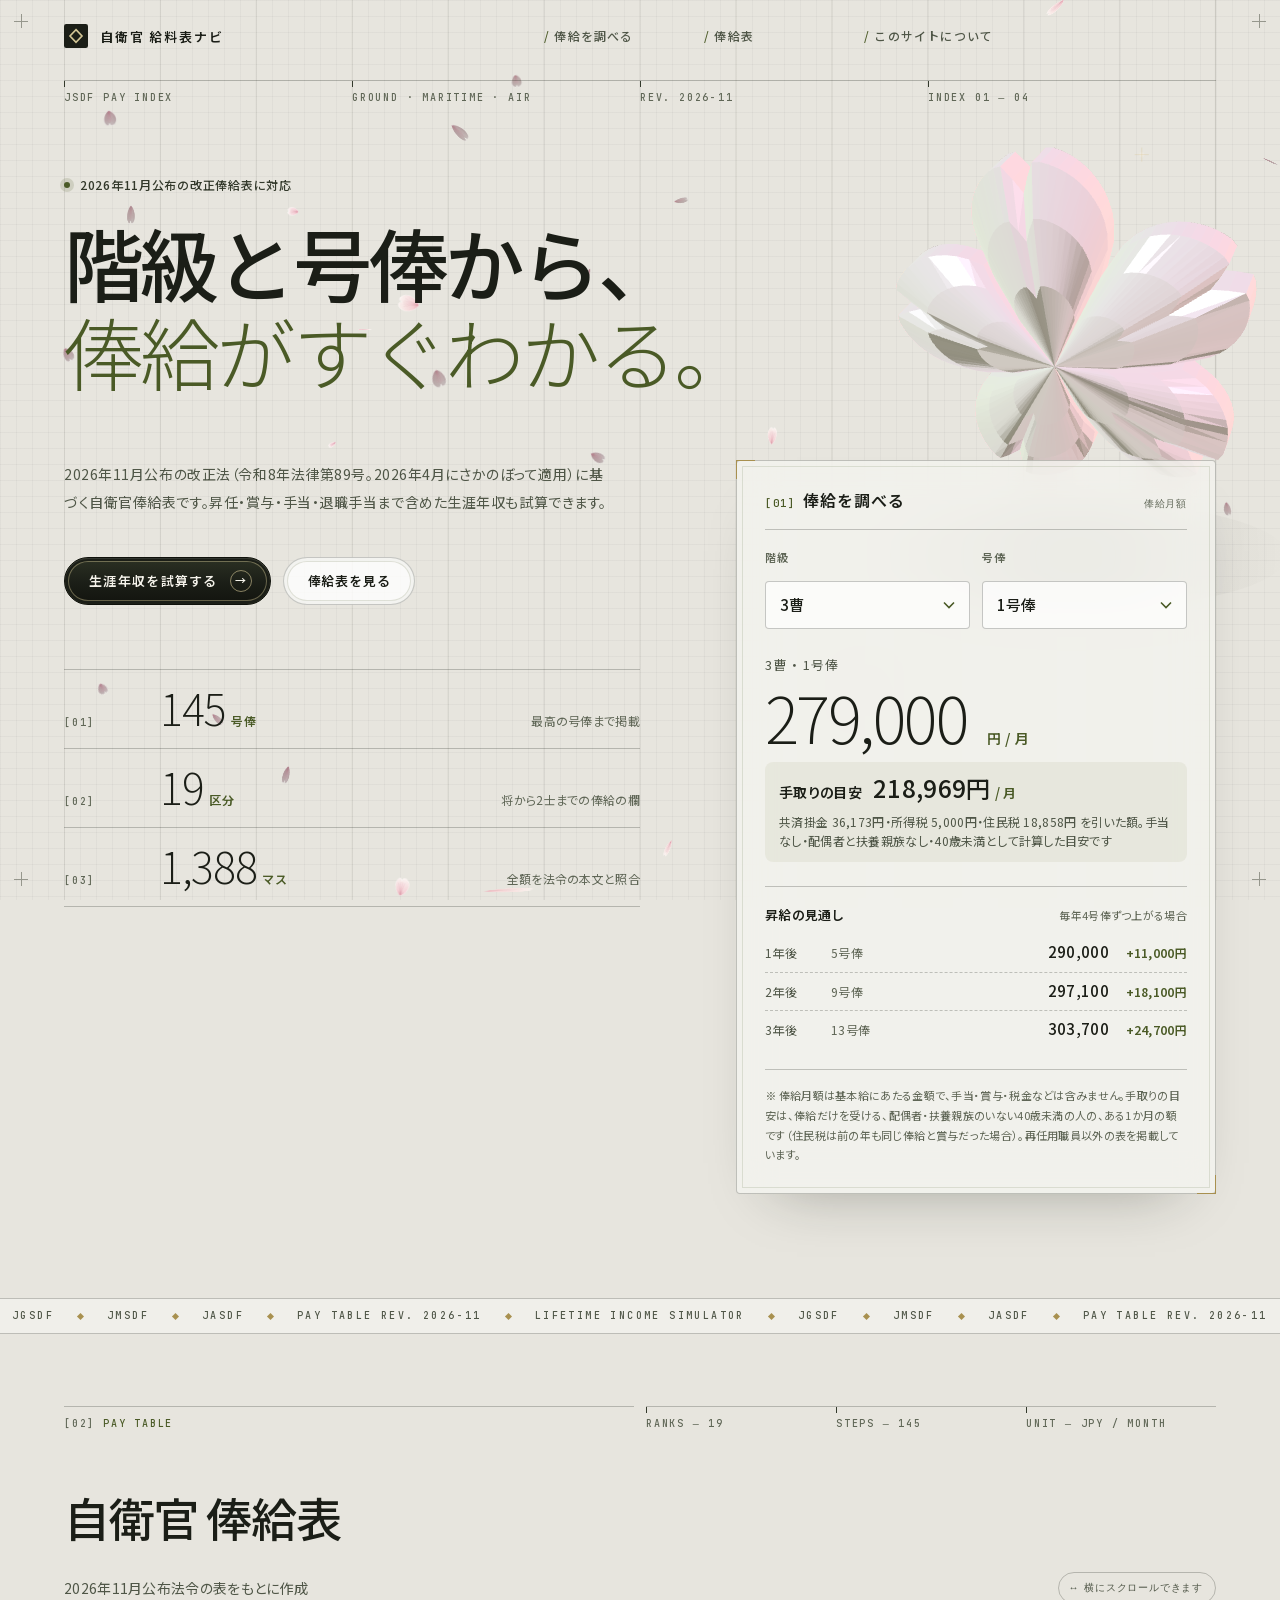
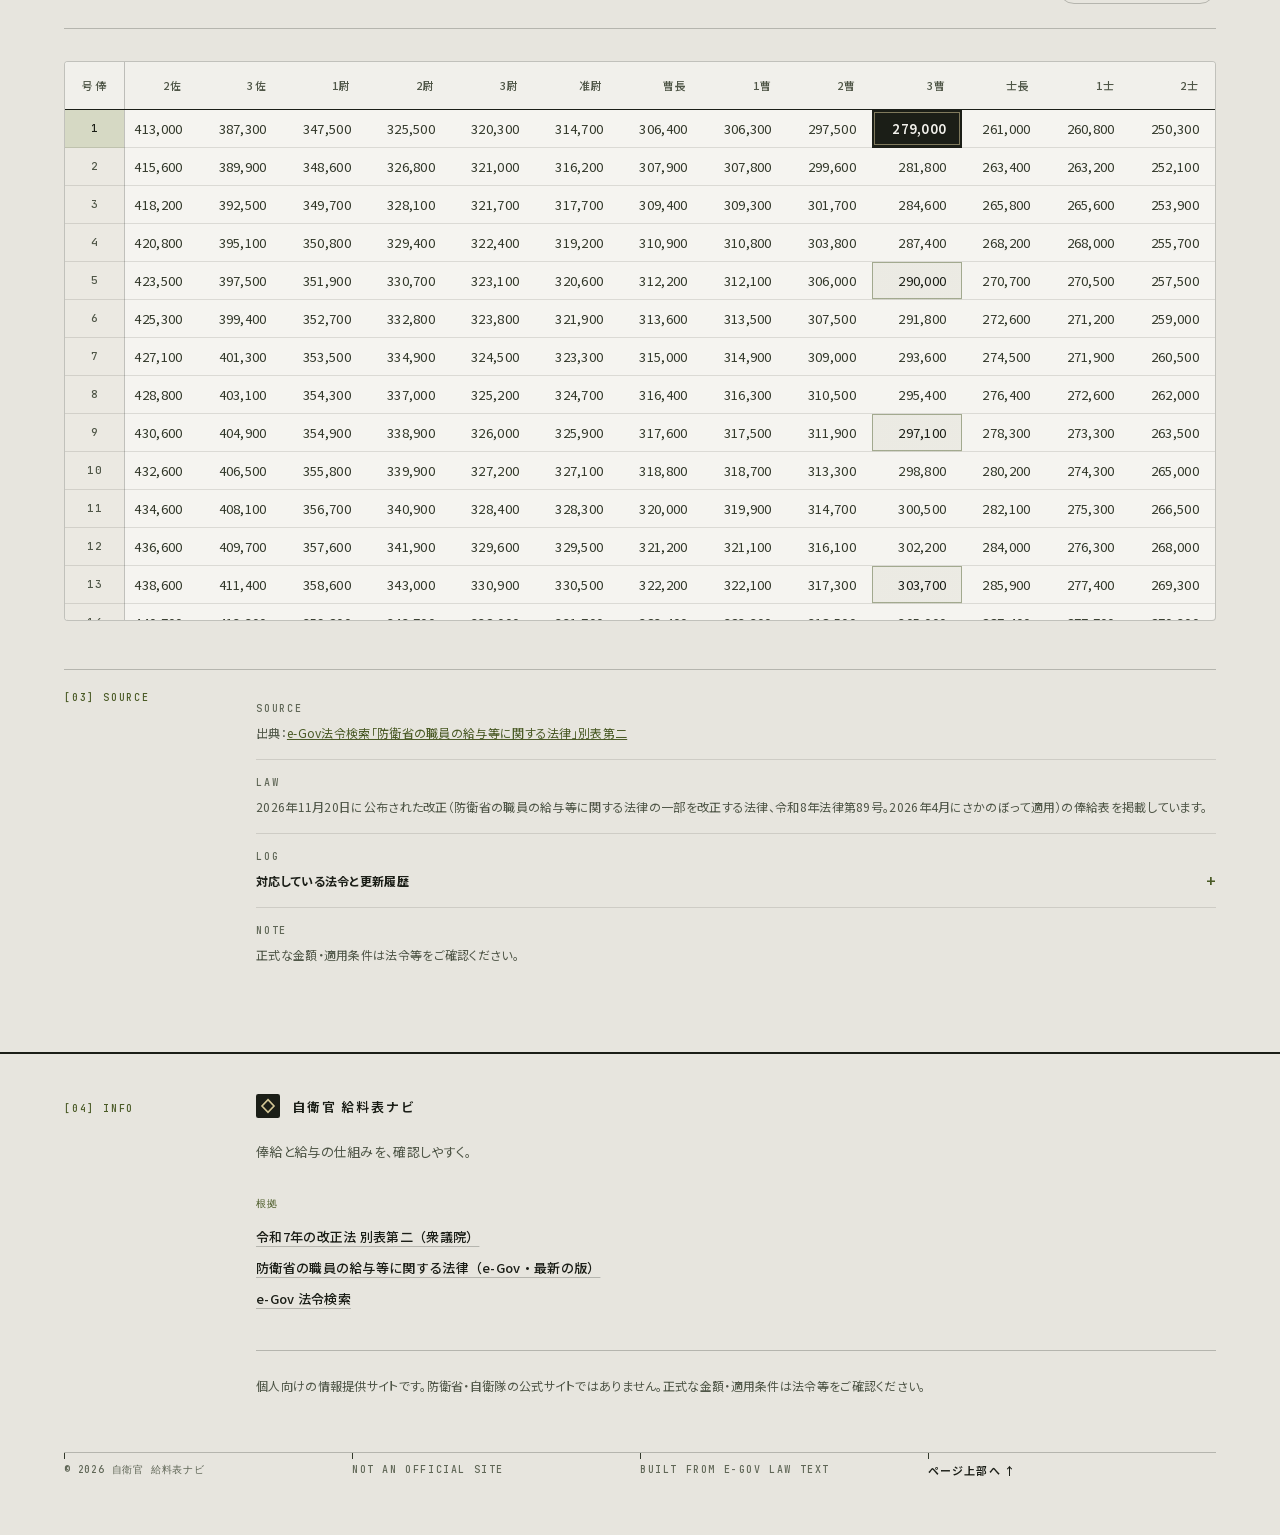
<file: index.html>
<!doctype html>
<html lang="ja">
  <head>
    <meta charset="utf-8" />
    <meta name="viewport" content="width=device-width,initial-scale=1" />
    <!-- 読み込めるのはこのサイトのファイルだけ（外部のスクリプト・フォント・通信なし。入力は送信しない） -->
    <meta
      http-equiv="Content-Security-Policy"
      content="default-src 'none'; script-src 'self'; style-src 'self'; font-src 'self'; img-src 'self' data:; base-uri 'none'; form-action 'none'"
    />
    <title>自衛官 給料表ナビ｜2026年改定 俸給表と生涯年収シミュレーター</title>
    <meta
      name="description"
      content="2026年11月公布の改正法（令和8年法律第89号）に基づく自衛官の俸給表。階級と号俸を選ぶだけで俸給月額がわかり、昇任・賞与・手当を含めた生涯年収も試算できます。"
    />
    <meta name="theme-color" content="#e7e5de" />
    <meta name="format-detection" content="telephone=no" />
    <link
      rel="icon"
      href="data:image/svg+xml,%3Csvg xmlns='http://www.w3.org/2000/svg' viewBox='0 0 32 32'%3E%3Crect width='32' height='32' rx='7' fill='%231b1e17'/%3E%3Cpath d='M16 6l9 10-9 10-9-10z' fill='none' stroke='%23d8c48a' stroke-width='2.5'/%3E%3C/svg%3E"
    />
    <link rel="apple-touch-icon" href="icons/apple-touch-icon.png" />
    <meta property="og:type" content="website" />
    <meta property="og:locale" content="ja_JP" />
    <meta property="og:site_name" content="自衛官 給料表ナビ" />
    <meta property="og:title" content="自衛官 給料表ナビ｜2026年改定 俸給表と生涯年収シミュレーター" />
    <meta
      property="og:description"
      content="階級と号俸から俸給月額をすぐに確認。昇任・賞与・手当を含めた生涯年収も試算できます。"
    />
    <meta name="twitter:card" content="summary" />
    <link rel="canonical" href="https://sbikabu.com/" />
    <meta property="og:url" content="https://fushimin1892.github.io/jsdf-lifetime-simulator/" />
    <meta property="og:image" content="https://fushimin1892.github.io/jsdf-lifetime-simulator/icons/og-icon.png">
    <meta property="og:image:type" content="image/png">
    <meta property="og:image:width" content="512">
    <meta property="og:image:height" content="512">
    <meta property="og:image:alt" content="金色のひし形と山形のアイコン">
    <meta name="twitter:image" content="https://fushimin1892.github.io/jsdf-lifetime-simulator/icons/og-icon.png">
    <script type="application/ld+json">
      {
        "@context": "https://schema.org",
        "@type": "WebApplication",
        "name": "自衛官 給料表ナビ",
        "description": "2026年11月公布の改正法（令和8年法律第89号）に基づく自衛官の俸給表と生涯年収シミュレーター。",
        "applicationCategory": "FinanceApplication",
        "inLanguage": "ja",
        "isAccessibleForFree": true,
        "offers": { "@type": "Offer", "price": "0", "priceCurrency": "JPY" }
      }
    </script>
    <!-- フォント（assets/fonts。このサイトで使う文字だけに絞った Noto Sans JP と JetBrains Mono。OFL） -->
    <link rel="preload" href="assets/fonts/noto-sans-jp.woff2" as="font" type="font/woff2" crossorigin />
    <link rel="preload" href="assets/fonts/jetbrains-mono.woff2" as="font" type="font/woff2" crossorigin />
    <!-- デザイン（assets/css）。base（骨組み）→ simulator-fix（調整）→ design（見た目）→ print（印刷）の順に上書きするので、並びを変えない -->
    <link rel="stylesheet" href="assets/css/base.css?v=20261126-7" />
    <link rel="stylesheet" href="assets/css/simulator-fix.css?v=20261126-7" />
    <link rel="stylesheet" href="assets/css/design.css?v=20261126-7" />
    <link rel="stylesheet" href="assets/css/print.css?v=20261126-7" />
  </head>
  <body>
    <i class="c-scroll-progress" aria-hidden="true"></i>
    <!-- 背景：地図の方眼・縦の罫・四隅の十字と、浮かぶ桜の立体（assets/js/crystals.js が描く。飾りなので読み上げない） -->
    <div class="l-bg" aria-hidden="true"><i class="l-bg__grid"></i><i class="l-bg__cols"></i><i class="l-bg__mark l-bg__mark--1"></i><i class="l-bg__mark l-bg__mark--2"></i><i class="l-bg__mark l-bg__mark--3"></i><i class="l-bg__mark l-bg__mark--4"></i><canvas class="l-bg__canvas"></canvas></div>
    <header class="l-header" id="pageTop">
      <div class="l-header__inner">
        <a class="c-brand" href="#pageTop">
          <span class="c-brand__mark" aria-hidden="true"
            ><svg viewBox="0 0 32 32"><rect width="32" height="32" rx="9" /><path d="M16 7.5l8 8.5-8 8.5-8-8.5z" /></svg></span
          ><span class="c-brand__name">自衛官 給料表ナビ</span>
        </a>
        <nav class="l-header__nav" aria-label="ページ内ナビゲーション">
          <a href="#lookup">俸給を調べる</a>
          <a href="#paytable">俸給表</a>
          <a href="#site-info">このサイトについて</a>
        </nav>
      </div>
    </header>
    <section class="c-hero" aria-label="俸給を調べる">
      <div class="c-hero__inner">
        <p class="c-hero__meta" aria-hidden="true"><span>JSDF PAY INDEX</span><span>GROUND · MARITIME · AIR</span><span>REV. 2026-11</span><span>INDEX 01 — 04</span></p>
        <div class="c-hero__copy">
          <p class="c-hero__chip"><span class="c-hero__chip-dot" aria-hidden="true"></span>2026年11月公布の改正俸給表に対応</p>
          <h1><span class="c-hero__line">階級と号俸から、</span><br /><em class="c-hero__line">俸給がすぐわかる。</em></h1>
          <p class="c-hero__lead">
            2026年11月公布の改正法（令和8年法律第89号。2026年4月にさかのぼって適用）に基づく自衛官俸給表です。昇任・賞与・手当・退職手当まで含めた生涯年収も試算できます。
          </p>
          <div class="c-hero__actions">
            <button type="button" class="c-btn c-btn--primary" data-open-sim>生涯年収を試算する<span aria-hidden="true">→</span></button>
            <a class="c-btn c-btn--ghost" href="#paytable">俸給表を見る</a>
          </div>
          <dl class="c-hero__facts">
            <div><dt>最高の号俸まで掲載</dt><dd>145<small>号俸</small></dd></div>
            <div><dt>将から2士までの俸給の欄</dt><dd>19<small>区分</small></dd></div>
            <div><dt>全額を法令の本文と照合</dt><dd>1,388<small>マス</small></dd></div>
          </dl>
        </div>
        <!-- 最初の画面で、そのまま俸給を調べられるようにする -->
        <section class="c-lookup" id="lookup" aria-labelledby="lookupTitle">
          <header class="c-lookup__head">
            <h2 id="lookupTitle">俸給を調べる</h2>
            <span>俸給月額</span>
          </header>
          <div class="c-lookup__fields">
            <div>
              <label for="rank">階級</label
              ><select id="rank"></select>
            </div>
            <div>
              <label for="grade">号俸</label
              ><select id="grade"></select>
            </div>
          </div>
          <div class="c-lookup__result" aria-live="polite">
            <div id="detail" class="c-note"></div>
            <strong id="amount">—</strong>
            <!-- 俸給だけを受ける場合の毎月の手取りの目安（simulator.js の lookupNet が出す） -->
            <p class="c-lookup__net" id="amountNet" hidden>手取りの目安 <b></b><span>/ 月</span><small></small></p>
          </div>
          <!-- 同じ階級のまま標準（年4号俸）で昇給した場合の、1〜3年後の俸給 -->
          <div class="c-outlook">
            <div class="c-outlook__head"><span>昇給の見通し</span><small>毎年4号俸ずつ上がる場合</small></div>
            <ol id="outlook"></ol>
          </div>
          <div class="c-note">
            ※ 俸給月額は基本給にあたる金額で、手当・賞与・税金などは含みません。手取りの目安は、俸給だけを受ける、配偶者・扶養親族のいない40歳未満の人の、ある1か月の額です（住民税は前の年も同じ俸給と賞与だった場合）。再任用職員以外の表を掲載しています。
          </div>
        </section>
      </div>
    </section>
    <!-- 流れる帯（飾り。動きを減らす設定では止まる） -->
    <div class="c-ticker" aria-hidden="true"><div class="c-ticker__track"><span>JGSDF<i></i>JMSDF<i></i>JASDF<i></i>PAY TABLE REV. 2026-11<i></i>LIFETIME INCOME SIMULATOR<i></i></span><span>JGSDF<i></i>JMSDF<i></i>JASDF<i></i>PAY TABLE REV. 2026-11<i></i>LIFETIME INCOME SIMULATOR<i></i></span><span>JGSDF<i></i>JMSDF<i></i>JASDF<i></i>PAY TABLE REV. 2026-11<i></i>LIFETIME INCOME SIMULATOR<i></i></span><span>JGSDF<i></i>JMSDF<i></i>JASDF<i></i>PAY TABLE REV. 2026-11<i></i>LIFETIME INCOME SIMULATOR<i></i></span></div></div>
    <main class="l-main">
      <dialog id="simulatorDialog" aria-labelledby="simulatorTitle">
        <section class="c-card c-simulator" id="simulator">
          <!-- スクロールしても常に見える結果の要約 -->
          <header class="c-simulator__sticky">
            <div class="c-simulator__sticky-text" aria-live="polite">
              <small>自衛隊での生涯年収（額面）</small><strong id="stickyTotal">—</strong
              ><span id="stickyRank"></span>
            </div>
            <a href="#simResult" class="c-simulator__jump" id="simJump">結果へ ↓</a>
            <button class="c-simulator__close" type="button" aria-label="シミュレーターを閉じる">×</button>
          </header>
          <div class="c-caption">CAREER SIMULATOR</div>
          <h2 class="c-section-title" id="simulatorTitle">生涯年収シミュレーター</h2>
          <p class="c-section-lead">
            昇給・昇任の時期を変えて、入隊から退職までの給与を試算します。条件を変えると自動で計算し直します。
          </p>
          <p class="c-simulator__guide">はじめは「所属」と「基本の条件」だけ入れれば計算できます。その下の帯（押すと開きます）は、分からなければ開かずにそのままでかまいません。</p>
          <div class="c-preset" role="group" aria-labelledby="presetLabel">
            <span id="presetLabel" class="c-preset__label">よくある経歴のひな形</span>
            <button type="button" class="c-preset__button" data-preset="sotsu">一般曹候補生（標準）</button>
            <button type="button" class="c-preset__button" data-preset="koka">高等工科学校（最短）</button>
            <button type="button" class="c-preset__button" data-preset="bunai">部内幹部（1尉まで）</button>
            <button type="button" class="c-preset__button" data-preset="kanko">防大・大卒の幹部</button>
          </div>
          <small class="c-field-note c-preset__note"
            >ひな形は入力の例です。入隊区分・予想階級・入隊時の年齢・昇任までの期間だけを変え、手当などほかの入力はそのままです。昇任までの期間は初期値（高等工科学校（最短）は、任官から1年で3曹に昇任し、3曹から先は初期値。防大・大卒の幹部は、2尉から1尉を一斉昇任の3年で固定）で、実際の昇任時期を示すものではありません。</small
          >
          <h3 class="c-simulator__group-title">所属</h3>
          <div class="c-simulator__grid">
            <div>
              <label for="branch">所属</label
              ><select id="branch" aria-describedby="branchNote">
                <option value="ground">陸上自衛隊</option>
                <option value="maritime">海上自衛隊</option>
                <option value="air">航空自衛隊</option>
              </select>
              <small id="branchNote" class="c-field-note">所属によって、下の「手当の条件」で選べる手当が変わります</small>
            </div>
          </div>
          <h3 class="c-simulator__group-title">基本の条件</h3>
          <div class="c-simulator__grid">
            <div>
              <label for="entryType">入隊区分</label
              ><select id="entryType" aria-describedby="entryTypeNote">
                <option value="sotsu" selected>一般曹候補生（任期なし）</option>
                <option value="ninki">任期制自衛官（任期あり）</option>
                <option value="kanko">幹部候補生（大卒・防大卒）</option>
                <option value="kankoM">幹部候補生（修士課程修了等）</option>
                <option value="kankoD">幹部候補生（院卒者試験）</option>
                <option value="koka">高等工科学校の卒業生（陸士長で任官）</option>
              </select>
              <small id="entryTypeNote" class="c-field-note">一般曹候補生・任期制は2士で入隊します。幹部候補生（一般幹部候補生）は幹部候補生学校を出て3尉（院卒は2尉）に任官します。区分を変えると入隊時の年齢の目安も変わります。高等工科学校の卒業生は、卒業の日（4月1日）に陸士長1号俸で任官した時から計算し（入隊時の年齢は任官時の年齢）、1年後に3曹へ昇任します。在校3年間の生徒手当・期末手当は含めません。退職手当の勤続期間には、生徒の期間（3年）の2分の1を加えます（防衛省給与法第28条の2第4項）</small>
            </div>
            <div id="ninkiPlanWrap" hidden>
              <label for="ninkiPlan">任期の扱い</label
              ><select id="ninkiPlan" aria-describedby="ninkiPlanNote">
                <option value="1">1任期で満了退職</option>
                <option value="2" selected>2任期で満了退職</option>
                <option value="3">3任期で満了退職</option>
                <option value="4">4任期で満了退職</option>
                <option value="sgt">3曹に昇任して定年まで勤める</option>
              </select>
              <small id="ninkiPlanNote" class="c-field-note"
                >1任期目は陸上2年・海上と航空3年、2任期目からは2年です（自衛隊法第36条）。任期ごとに任期満了金（退職手当）が出ます</small
              >
            </div>
            <div>
              <label for="startAge">入隊時の年齢</label>
              <div class="c-unit-input">
                <input id="startAge" type="number" min="16" max="60" value="18" /><span>歳</span>
              </div>
            </div>
            <div>
              <label for="entryMonth">入隊した月</label
              ><select id="entryMonth" aria-describedby="entryMonthNote">
                <option value="1">1月</option>
                <option value="2">2月</option>
                <option value="3">3月</option>
                <option value="4" selected>4月</option>
                <option value="5">5月</option>
                <option value="6">6月</option>
                <option value="7">7月</option>
                <option value="8">8月</option>
                <option value="9">9月</option>
                <option value="10">10月</option>
                <option value="11">11月</option>
                <option value="12">12月</option>
              </select>
              <small id="entryMonthNote" class="c-field-note">昇給（1月）と賞与（6月・12月）の時期に使います</small>
            </div>
            <div>
              <label for="entryYear">入隊した年</label>
              <div class="c-unit-input">
                <input
                  id="entryYear"
                  type="number"
                  min="2000"
                  max="2060"
                  value="2026"
                  aria-describedby="entryYearNote"
                /><span>年</span>
              </div>
              <small id="entryYearNote" class="c-field-note"
                >税・共済掛金の改正の時期と、若年定年退職者給付金で使う自衛官以外の職員の定年を決めるのに使います。初期値は今年です。過去の年（2025年以前）も、税・共済掛金・地域手当はおおむね今の制度で計算します（年ごとの細かい改正は入れていません）</small
              >
            </div>
            <div id="targetRankWrap">
              <label for="targetRank">予想する将来の階級（定年年齢を決定）</label
              ><select id="targetRank" aria-describedby="targetRankNote">
                <!-- data-age：定年年齢（2024年10月以降） -->
                <optgroup label="曹・准尉">
                  <option value="3曹" data-age="55">3曹（55歳）</option>
                  <option value="2曹" data-age="55">2曹（55歳）</option>
                  <option value="1曹" data-age="56" selected>1曹（56歳）</option>
                  <option value="曹長" data-age="56">曹長（56歳）</option>
                  <option value="准尉" data-age="56">准尉（56歳）</option>
                </optgroup>
                <optgroup label="幹部（部内幹部へ昇任）">
                  <option value="3尉" data-age="56" data-officer="1">3尉（56歳）</option>
                  <option value="2尉" data-age="56" data-officer="2">2尉（56歳）</option>
                  <option value="1尉" data-age="56" data-officer="3">1尉（56歳）</option>
                  <option value="3佐" data-age="57" data-officer="3">3佐（57歳）</option>
                  <option value="2佐" data-age="57" data-officer="3">2佐（57歳）</option>
                  <option value="1佐" data-age="58" data-officer="3">1佐（58歳）</option>
                  <option value="将補" data-age="60" data-officer="3">将補（60歳）</option>
                  <option value="将" data-age="60" data-officer="3">将（60歳）</option>
                </optgroup>
              </select>
              <small id="targetRankNote" class="c-field-note"
                >3尉以上を選ぶと部内幹部への昇任として計算します。定年は2024年10月以降の年齢です（<a
                  href="https://www.cas.go.jp/jp/seisaku/jieikan/gijisidai/dai1/sankou.pdf"
                  target="_blank"
                  rel="noopener"
                  >内閣官房資料 ↗</a
                >）</small
              >
            </div>
            <div>
              <label for="retireAge" id="retireAgeLabel">定年年齢（予想階級に連動）</label>
              <div class="c-unit-input">
                <input id="retireAge" type="number" value="56" readonly tabindex="-1" /><span>歳</span>
              </div>
            </div>
            <div>
              <label for="retireSpecial">定年の特例</label
              ><select id="retireSpecial" aria-describedby="retireSpecialNote">
                <option value="none" selected>なし（階級の定年）</option>
                <option value="chief">統合幕僚長・陸海空幕僚長・統合作戦司令官（将。62歳）</option>
                <option value="doctor">医師・歯科医師（1佐以下。60歳。昇給の抑制は57歳から）</option>
                <option value="expert">医師・歯科医師以外の医療職・軍楽・情報の調査・警務官（1佐以下。60歳）</option>
              </select>
              <small id="retireSpecialNote" class="c-field-note"
                >自衛隊法施行令 別表第九の備考の定年です。予想する将来の階級が対象でないとき（幕僚長などは将以外、医療職などは将補・将）は、階級の定年のままです。医師・歯科医師である自衛官は、昇給の抑制が55歳ではなく57歳からになります（防衛省給与法施行令第6条の16第1項。階級にかかわらず）</small
              >
            </div>
            <div data-enlisted>
              <label for="initialGrade">入隊時の2士の号俸</label>
              <div class="c-unit-input">
                <input id="initialGrade" type="number" min="1" max="17" value="1" /><span
                  >号俸</span
                >
              </div>
            </div>
            <div>
              <label for="raise">毎年の昇給</label>
              <div class="c-unit-input">
                <input
                  id="raise"
                  type="number"
                  min="0"
                  max="20"
                  value="4"
                  aria-describedby="raiseNote"
                /><span>号俸</span>
              </div>
              <small id="raiseNote" class="c-field-note"
                >標準（勤務成績が良好）は4号俸、特に良好は6、極めて良好は8以上。入隊後最初の昇給は月割り。55歳以降（医師・歯科医師は57歳以降）と1佐（1）（2）欄以上は昇給が抑えられます（標準では昇給なし）。</small
              >
            </div>
          </div>
          <details class="c-sim-more"><summary class="c-sim-more__summary"><h3 class="c-simulator__group-title">昇任の時期</h3><span class="c-sim-more__hint">初期値は標準的な昇任の時期です。変えたいときだけ開きます</span></summary>
          <p class="c-simulator__group-note">
            予想する将来の階級までに必要な昇任だけを表示しています。昇任は年1回（3曹は年2回、部内幹部候補生の試験は年1回）なので、その間隔で選べます。いちばん短い選択肢は、法令で決まった最短の期間です。
          </p>
          <div class="c-simulator__grid">
            <!-- 昇任までの期間。スクリプトが選択欄に置き換える（最小値は自衛隊法施行規則 別表第七の在職期間） -->
            <div data-enlisted>
              <label for="stepPfc">2士から1士まで</label>
              <div class="c-unit-input">
                <input id="stepPfc" type="number" value="6" readonly tabindex="-1" /><span>か月</span>
              </div>
              <small class="c-field-note">6か月で固定</small>
            </div>
            <div data-enlisted>
              <label for="stepLcpl">1士から士長まで</label>
              <div class="c-unit-input">
                <input id="stepLcpl" type="number" value="6" readonly tabindex="-1" /><span>か月</span>
              </div>
              <small class="c-field-note">6か月で固定（入隊から約1年で士長）</small>
            </div>
            <div data-enlisted>
              <label for="stepSgt">士長から3曹昇任まで</label>
              <div class="c-unit-input">
                <input id="stepSgt" type="number" min="1.75" max="20" step="0.25" value="3.75" /><span
                  >年</span
                >
              </div>
              <small class="c-field-note">昇任は年2回のため半年ごと。一般曹候補生は最短で入隊後2年9か月（士長昇任から1年9か月）</small>
            </div>
            <!-- 昇任までの年数（予想階級に必要なものだけ表示。初期値は試算用の仮定） -->
            <div data-step="2曹" hidden>
              <label for="stepSgt2">3曹から2曹まで</label>
              <div class="c-unit-input">
                <input id="stepSgt2" type="number" min="1.6" max="30" step="0.1" value="8" /><span>年</span>
              </div>
              <small class="c-field-note">法令の在職期間は3曹で2年</small>
            </div>
            <div data-step="1曹" hidden>
              <label for="stepSgt1">2曹から1曹まで</label>
              <div class="c-unit-input">
                <input id="stepSgt1" type="number" min="1.6" max="30" step="0.1" value="10" /><span>年</span>
              </div>
              <small class="c-field-note">法令の在職期間は2曹で2年</small>
            </div>
            <div data-step="曹長" hidden>
              <label for="stepSgm">1曹から曹長まで</label>
              <div class="c-unit-input">
                <input id="stepSgm" type="number" min="1.6" max="30" step="0.1" value="8" /><span>年</span>
              </div>
              <small class="c-field-note">法令の在職期間は1曹で2年</small>
            </div>
            <div data-step="准尉" hidden>
              <label for="stepWo">曹長から准尉まで</label>
              <div class="c-unit-input">
                <input id="stepWo" type="number" min="1.6" max="30" step="0.1" value="6" /><span>年</span>
              </div>
              <small class="c-field-note">法令の在職期間は曹長で2年</small>
            </div>
            <div data-step="3尉route" hidden>
              <label for="ofcRoute">3尉への昇任のしかた</label
              ><select id="ofcRoute" aria-describedby="ofcRouteNote">
                <option value="sgt" selected>3曹から（部内幹部候補生）</option>
                <option value="sgm">曹長から</option>
                <option value="wo">准尉から</option>
              </select>
              <small id="ofcRouteNote" class="c-field-note"
                >曹長・准尉からは、2曹・1曹・曹長（・准尉）を経て3尉に昇任するものとして計算します。選考の条件は年度ごとの採用・選考の案内で確かめてください</small
              >
            </div>
            <div data-step="3尉sgm" hidden>
              <label for="stepOfcSgm">曹長から3尉まで</label>
              <div class="c-unit-input">
                <input id="stepOfcSgm" type="number" min="2" max="30" step="1" value="4" /><span>年</span>
              </div>
              <small class="c-field-note">最短は曹長の在職期間2年（自衛隊法施行規則 別表第七）</small>
            </div>
            <div data-step="3尉wo" hidden>
              <label for="stepOfcWo">准尉から3尉まで</label>
              <div class="c-unit-input">
                <input id="stepOfcWo" type="number" min="1" max="30" step="1" value="3" /><span>年</span>
              </div>
              <small class="c-field-note">准尉の在職期間は別表第七に定めがないため、1年から選べます</small>
            </div>
            <div data-step="3尉" hidden>
              <label for="stepOfc">3曹から3尉まで（部内幹部）</label>
              <div class="c-unit-input">
                <input id="stepOfc" type="number" min="1" max="30" step="1" value="4" /><span
                  >年</span
                >
              </div>
              <small class="c-field-note"
                >受験資格は3曹昇任後4年（専門士・準学士は2年、学士は1年）。3尉昇任前の幹部候補生学校8か月は、この期間に含む教育期間として扱います</small
              >
            </div>
            <div data-step="2尉" hidden>
              <label for="second">3尉から2尉まで</label>
              <div class="c-unit-input">
                <input id="second" type="number" value="2" readonly tabindex="-1" /><span>年</span>
              </div>
              <small class="c-field-note">2年で固定</small>
            </div>
            <div data-step="1尉" hidden>
              <label for="first">2尉から1尉まで</label>
              <div class="c-unit-input">
                <input id="first" type="number" min="2.4" max="30" step="0.1" value="4.5" /><span
                  >年</span
                >
              </div>
              <small class="c-field-note">法令の在職期間は3年</small>
              <!-- 防大・大卒の幹部のひな形を使ったときだけ出す（欄を3年で固定する） -->
              <small id="firstLock" class="c-preset-lock" hidden>防大・大卒の幹部のひな形：一斉昇任のため3年で固定しています。ほかのひな形を選ぶか、入隊区分を変えると選べるようになります。</small>
            </div>
            <div data-step="3佐" hidden>
              <label for="stepMaj">1尉から3佐まで</label>
              <div class="c-unit-input">
                <input id="stepMaj" type="number" min="4" max="30" step="0.1" value="7" /><span>年</span>
              </div>
              <small class="c-field-note">法令の在職期間は1尉で5年</small>
            </div>
            <div data-step="2佐" hidden>
              <label for="stepLtc">3佐から2佐まで</label>
              <div class="c-unit-input">
                <input id="stepLtc" type="number" min="2.4" max="30" step="0.1" value="6" /><span>年</span>
              </div>
              <small class="c-field-note">法令の在職期間は3佐で3年</small>
            </div>
            <div data-step="1佐" hidden>
              <label for="stepCol">2佐から1佐まで</label>
              <div class="c-unit-input">
                <input id="stepCol" type="number" min="3.2" max="30" step="0.1" value="6" /><span>年</span>
              </div>
              <small class="c-field-note">法令の在職期間は2佐で4年</small>
            </div>
            <div data-step="1佐" hidden>
              <label for="colClass">1佐の俸給表の欄</label
              ><select id="colClass" aria-describedby="colClassNote">
                <option value="5" selected>1佐（3）</option>
                <option value="4">1佐（2）</option>
                <option value="3">1佐（1）</option>
              </select>
              <small id="colClassNote" class="c-field-note">配置される職によって適用される欄が異なります</small>
            </div>
            <div data-step="将補" hidden>
              <label for="stepMg">1佐から将補まで</label>
              <div class="c-unit-input">
                <input id="stepMg" type="number" min="4.8" max="30" step="0.1" value="6" /><span>年</span>
              </div>
              <small class="c-field-note">法令の在職期間は1佐で6年</small>
              <small class="c-field-note">俸給は将補（2）の欄で計算します</small>
            </div>
            <div data-step="将" hidden>
              <label for="stepGen">将補から将まで</label>
              <div class="c-unit-input">
                <input id="stepGen" type="number" min="2.4" max="30" step="0.1" value="3" /><span>年</span>
              </div>
              <small class="c-field-note">法令の在職期間は将補で3年</small>
            </div>
            <div data-step="将" hidden>
              <label for="generalGrade">将の官職（号俸）</label
              ><select id="generalGrade" aria-describedby="generalGradeNote">
                <option value="1" selected>将（防衛大臣が指定する1号俸）</option>
                <option value="2">将（2号俸）</option>
                <option value="3">将（3号俸）</option>
                <option value="4">将（4号俸）</option>
                <option value="5">方面総監・自衛艦隊司令官など（5号俸）</option>
                <option value="6">方面総監などのうち防衛大臣が指定する官職（6号俸）</option>
                <option value="7">陸・海・空幕僚長、統合作戦司令官（7号俸）</option>
                <option value="8">統合幕僚長（8号俸）</option>
              </select>
              <small id="generalGradeNote" class="c-field-note"
                >将の俸給は官職ごとに号俸が決まり、昇給はありません（施行令第6条の20）</small
              >
            </div>
          </div>
          </details>
          <details class="c-sim-more"><summary class="c-sim-more__summary"><h3 class="c-simulator__group-title" id="allowanceTitle">手当の条件</h3><span class="c-sim-more__hint">配置手当・営外手当や、扶養・住居・通勤・地域手当などを足すときに開きます</span></summary>
          <section class="c-allowance-panel" aria-labelledby="allowanceTitle">
            <p class="c-section-lead">該当する勤務・生活条件を選ぶと、対応する手当を自動で計算します。</p>
            <h4 class="c-allowance-panel__subtitle">所属の主な手当（配置手当）</h4>
            <!-- 所属に応じた配置手当の選択欄（スクリプトが所属ごとに作る） -->
            <div class="c-allowance-panel__auto" id="branchAllowances"></div>
            <div class="c-simulator__grid">
              <div>
                <label for="placementFrom">配置手当の支給開始（入隊から何年後）</label>
                <div class="c-unit-input">
                  <input id="placementFrom" type="number" min="0" max="50" step="0.5" placeholder="入隊から" data-optional="1" aria-describedby="placementNote" /><span>年後</span>
                </div>
              </div>
              <div>
                <label for="placementTo">配置手当の支給終了（入隊から何年後）</label>
                <div class="c-unit-input">
                  <input id="placementTo" type="number" min="0.5" max="50" step="0.5" placeholder="定年まで" data-optional="1" aria-describedby="placementNote" /><span>年後</span>
                </div>
                <small id="placementNote" class="c-field-note"
                  >上で選んだ配置手当を受ける期間です。空欄なら入隊から定年まで（教育期間を除く）。異動で配置が変わる場合は、配置手当を選ばずに「ほかの手当を追加する」で期間ごとに入れることもできます</small
                >
              </div>
            </div>
            <!-- 教育を受けている期間は部隊に配置されていないので、配置手当（乗組手当など）を支給しない -->
            <div class="c-allowance-panel__auto">
              <div data-enlisted>
                <label for="eduRecruit">入隊後の教育期間（教育隊）</label>
                <div class="c-unit-input">
                  <input id="eduRecruit" type="number" value="5" readonly tabindex="-1" /><span>か月</span>
                </div>
                <small class="c-field-note">5か月で固定</small>
              </div>
              <div data-enlisted>
                <label for="eduSgt">3曹昇任前の教育（海曹予定者課程など）</label>
                <div class="c-unit-input">
                  <input id="eduSgt" type="number" value="3" readonly tabindex="-1" /><span>か月</span>
                </div>
                <small class="c-field-note">3か月で固定</small>
              </div>
              <div data-step="3尉" hidden>
                <label for="eduOcs">幹部候補生学校（部内幹部）</label>
                <div class="c-unit-input">
                  <input id="eduOcs" type="number" value="8" readonly tabindex="-1" /><span>か月</span>
                </div>
                <small class="c-field-note">8か月で固定</small>
              </div>
            </div>
            <small class="c-field-note" data-note-title="配置手当と教育期間"
              >教育期間（入隊後の教育隊、3曹昇任直前の海曹予定者課程など、3尉昇任直前の幹部候補生学校）は基本給（俸給）だけとし、配置手当・営外手当・手入力の手当・俸給の特別調整額は付けません（賞与は支給し、その計算の基礎は俸給と階級による加算だけにします。指定場所生活調整金は対象のまま）。選んだ手当は、教育期間を除いて定年まで続く仮定です。実際の対象や期間は配置によって異なります。割合は施行令第12条と防衛省の訓令（乗員の範囲等に関する訓令、特殊作戦隊員手当・特別警備隊員・落下傘隊員の各訓令、防衛省職員給与施行細則）によります。3佐以上は「階級の最低号俸」に、防衛大臣が定める割合（3佐94.2％、2佐91.6％、1佐（3）86.4％、1佐（2）85.9％、1佐（1）84.9％、将補（2）・将84.5％）を掛けて計算します。</small
            >
            <h4 class="c-allowance-panel__subtitle">生活の条件</h4>
            <div class="c-allowance-panel__auto">
              <div>
                <label for="barracksYears">入隊から営舎内・艦内で生活する年数</label
                ><select id="barracksYears">
                  <option value="0">対象なし・不明</option>
                  <option value="1">1年</option>
                  <option value="2">2年</option>
                  <option value="3">3年</option>
                  <option value="4">4年</option>
                  <option value="5">5年</option>
                  <option value="6">6年以上</option></select
                ><small class="c-field-note"
                  >指定場所生活調整金（防衛省給与法第26条の2）は、一般曹候補生・任期制で入隊し、採用から6年を1年ずつに区切った期間の全部を営舎内などに住んだ年に20万円（施行令第19条の2）です。入力した年数分を支給するとして計算します（処分などで支給されない年は考えません）。幹部候補生・高等工科学校の卒業生には加えません。</small
                >
              </div>
              <div>
                <label for="eigaiStart">営舎の外に住み始める時期（営外手当）</label
                ><select id="eigaiStart" aria-describedby="eigaiNote">
                  <option value="none">住まない・不明</option>
                  <option value="sergeant">3曹に昇任したとき</option>
                  <option value="1">入隊から1年後</option>
                  <option value="2">入隊から2年後</option>
                  <option value="3">入隊から3年後</option>
                  <option value="4">入隊から4年後</option>
                  <option value="5">入隊から5年後</option>
                  <option value="6">入隊から6年後</option>
                  <option value="8">入隊から8年後</option>
                  <option value="10">入隊から10年後</option>
                </select>
                <small id="eigaiNote" class="c-field-note"
                  >曹長以下の間、月額8,200円を支給し、賞与の計算の基礎にも加えます（准尉・幹部になると支給されません）。</small
                >
              </div>
            </div>
            <div class="c-allowance-panel__sources">
              自動計算の根拠：<a
                href="https://laws.e-gov.go.jp/law/327CO0000000368"
                target="_blank"
                rel="noopener"
                >配置手当・賞与の加算（施行令） ↗</a
              >　<a
                href="https://www.cas.go.jp/jp/seisaku/jieikan/gijisidai/dai4/sankou.pdf"
                target="_blank"
                rel="noopener"
                >指定場所生活調整金 ↗</a
              >　<a
                href="https://laws.e-gov.go.jp/law/327AC0000000266"
                target="_blank"
                rel="noopener"
                >営外手当（給与法第18条） ↗</a
              >
            </div>
            <details class="c-allowance-panel__manual">
              <summary>ほかの手当を追加する（手入力）</summary>
              <div class="c-allowance-panel__selector">
                <div>
                  <label for="allowanceKind">追加する手当</label
                  ><select id="allowanceKind"></select>
                </div>
                <button type="button" id="addAllowance" class="c-action-btn">＋ 手当を追加</button>
              </div>
              <div id="allowanceList"></div>
            </details>
            <p class="c-note" data-note-title="手当の入力と計算方法">
              手当名ごとに基本の計算方法を固定しています。月額の手当は月額、日額・勤務1回ごとの手当は単価×支給日数・回数で試算し、地域手当・広域異動手当は勤務地・異動距離から割合を適用します。支給額や対象となる日数・回数は、任務区分・勤務実績・官署の指定などで変わるため、手入力欄がある手当は実際の区分に合った単価・月額・日数等を入力してください。地域手当と広域異動手当の調整、再異動時の期間重複は計算に反映します。法令で額が決まっている手当は「区分（法令の額）」を選ぶと額が入り、本府省業務調整手当・航海手当は昇任に合わせて階級の額で計算します。支給期間は「支給開始（年・月）」と「支給期間（年・か月）」で入力します。途中で止まる・また始まる手当は、期間を分けて何件でも追加できます。同じ手当の期間が重なっているとエラーで知らせます（地域手当・広域異動手当と、区分が違うものは重なってもかまいません）。通勤手当は、所得税の非課税限度額（定期代と、車の片道距離ごとの額。合わせて月15万円まで）を税金の計算から除きます。航海手当は、自衛艦などの自衛隊の艦船に乗り組む自衛官が対象で（防衛省給与法第17条）、陸上・航空自衛官も乗り組む場合は選べます。だれが乗組員に当たるかは防衛大臣の定め（訓令）によります。
            </p>
            <p class="c-allowance-panel__links">
              <a
                href="https://www.mod.go.jp/j/policy/agenda/meeting/jinji/pdf/giji_shoguu_02_01.pdf"
                target="_blank"
                rel="noopener"
                >防衛省：自衛官の手当（2025年3月資料） ↗</a
              >　<a
                href="https://www.mod.go.jp/j/policy/agenda/meeting/kiban/pdf/20230222_01.pdf"
                target="_blank"
                rel="noopener"
                >給与制度の概要 ↗</a
              >
            </p>
          </section>
          </details>
          <details class="c-sim-more"><summary class="c-sim-more__summary"><h3 class="c-simulator__group-title">賞与</h3><span class="c-sim-more__hint">初期値は年4.7か月分です。管理職になる場合などに開きます</span></summary>
          <div class="c-simulator__grid">
            <div>
              <label for="bonus">年間賞与（俸給月額の何か月分）</label>
              <div class="c-unit-input">
                <input
                  id="bonus"
                  type="number"
                  min="0"
                  max="12"
                  step="0.01"
                  value="4.7"
                  aria-describedby="bonusHint"
                /><span>か月</span>
              </div>
              <small id="bonusHint" class="c-field-note">金額ではなく月数を入力（例：4.7）。4.7か月は法律の月数で、勤勉手当の「成績で増える分」の上限を含みます。試算は標準の成績で計算するので、実際に受ける月数は一般の自衛官が年4.62か月（期末手当2.55＋勤勉手当2.07）、将・将補（1）欄が年3.43か月です</small>
            </div>
            <div>
              <label for="manager">管理職（俸給の特別調整額の種別）</label
              ><select id="manager" aria-describedby="managerNote">
                <option value="none" selected>管理職ではない・不明</option>
                <option value="1">一種（将補（2）・1佐（1）（2））</option>
                <option value="2">二種（将補（2）・1佐）</option>
                <option value="3a">三種・賞与の加算あり（1佐・2佐）</option>
                <option value="3">三種（1佐・2佐）</option>
                <option value="4">四種（1佐（3）・2佐・3佐）</option>
              </select>
              <small id="managerNote" class="c-field-note"
                >選んだ種別に額が定められている階級（施行令 別表第四）になったときから、特別調整額（月額5,700〜59,100円）を加えます。賞与は一種21％・二種11％・三種（加算あり）5％を俸給に加算し、将・将補（1）欄は種別にかかわらず25％です（施行令第12条の6）。</small
              >
            </div>
          </div>
          </details>
          <details class="c-sim-more"><summary class="c-sim-more__summary"><h3 class="c-simulator__group-title">退職・税金・社会保険</h3><span class="c-sim-more__hint">初期値は定年で退職、再就職の年収は0円です。自己都合で辞める、再就職の年収・家族・健康保険を入れるときに開きます</span></summary>
          <p class="c-simulator__group-note">退職手当・若年定年退職者給付金と、税金・共済掛金を引いた手取りを計算します。ふつうは下の2つだけで計算できます。</p>
          <div class="c-simulator__grid">
            <div>
              <label for="retireReason">退職の理由</label
              ><select id="retireReason" aria-describedby="retireReasonNote">
                <option value="teinen" selected>定年退職</option>
                <option value="self">自己都合（退職する年齢を指定）</option>
              </select>
              <small id="retireReasonNote" class="c-field-note"
                >自己都合退職は若年定年退職者給付金の対象外です（定年前1年内に定員の減少などで退職した場合の例外は試算に含めません）</small
              >
            </div>
            <div id="selfRetireAgeWrap" hidden>
              <label for="selfRetireAge">自己都合で退職する年齢</label>
              <div class="c-unit-input">
                <input id="selfRetireAge" type="number" min="17" max="60" step="1" value="40" aria-describedby="selfRetireAgeNote" /><span>歳</span>
              </div>
              <small id="selfRetireAgeNote" class="c-field-note">入隊時の年齢より大きく、定年年齢以下の整数。その年齢になる月の前月末に退職として計算します</small>
            </div>
            <div>
              <label for="reemployIncome">再就職先の年収の見込み（退職の翌年・額面）</label>
              <div class="c-unit-input">
                <input
                  id="reemployIncome"
                  type="number"
                  min="0"
                  max="5000"
                  step="any"
                  value="0"
                  aria-describedby="reemployNote"
                /><span>万円</span>
              </div>
              <small id="reemployNote" class="c-field-note"
                >分からなければ0のままでかまいません。結果の「再就職の年収と若年定年退職者給付金」のグラフで、年収がいくらまでなら給付金が満額か、いくらを超えると減る・なくなるかが分かります。入れると、その年収での給付金と税を計算します（年の途中から勤めた場合は12か月分に直した額）</small
              >
            </div>
          </div>
          <details class="c-sim-more"><summary class="c-sim-more__summary"><h3 class="c-simulator__group-title">くわしい条件（家族・給付金・健康保険・年金）</h3><span class="c-sim-more__hint">配偶者・扶養親族がいる、以前も自衛官だった、国民健康保険にする、などのときだけ開きます</span></summary>
          <h4 class="c-sim-more__sub">家族（税金の控除）</h4>
          <div class="c-simulator__grid">
            <div>
              <label for="spouse">配偶者控除</label
              ><select id="spouse" aria-describedby="spouseNote">
                <option value="no" selected>なし</option>
                <option value="yes">あり（所得62万円以下）</option>
              </select>
              <small id="spouseNote" class="c-field-note">「あり」は、配偶者の所得が62万円以下のときです。扶養手当は「ほかの手当を追加する」で、子・父母等の人数から計算できます</small>
            </div>
            <div>
              <label for="dependents">扶養親族（16歳以上・一般）</label>
              <div class="c-unit-input">
                <input id="dependents" type="number" min="0" max="10" value="0" /><span>人</span>
              </div>
            </div>
            <div>
              <label for="specificDependents">特定扶養親族（19〜22歳）</label>
              <div class="c-unit-input">
                <input id="specificDependents" type="number" min="0" max="10" value="0" /><span>人</span>
              </div>
            </div>
          </div>
          <h4 class="c-sim-more__sub">若年定年退職者給付金がもらえるか</h4>
          <div class="c-simulator__grid">
            <div hidden data-retired>
              <label for="reemployBiz">退職の翌年の事業所得</label>
              <div class="c-unit-input">
                <input id="reemployBiz" type="number" min="0" max="5000" step="any" value="0" aria-describedby="reemployBizNote" /><span>万円</span>
              </div>
              <small id="reemployBizNote" class="c-field-note"
                >自営などの事業所得（収入から必要経費を引いた額）。給付金の調整では、給与所得と事業所得の合計を給与収入に直した額を使います（給与法第27条の4）</small
              >
            </div>
            <div hidden data-retired>
              <label for="ypLump">若年定年退職者給付金の受け取り方</label
              ><select id="ypLump" aria-describedby="ypLumpNote">
                <option value="split" selected>分けて受け取る</option>
                <option value="lump">1回目と2回目を一時に受け取る</option>
              </select>
              <small id="ypLumpNote" class="c-field-note">分けて受け取ると1回目は退職後の4月か10月、2回目は退職の翌々年8月です。退職時に申し出ると、1回目と2回目を退職の翌々年8月にまとめて受け取れます（給与法第27条の5）</small>
            </div>
            <div hidden data-retired>
              <label for="ypAssume">令和10年4月以後に退職する場合の給与年額調整額</label
              ><select id="ypAssume" aria-describedby="ypAssumeNote">
                <option value="upper" selected>加算調整上限額と同じ（上限）</option>
                <option value="base">給与年額相当額と同じ（加算なし）</option>
              </select>
              <small id="ypAssumeNote" class="c-field-note"
                >新しい制度の所得調整に使う額で、「加算調整上限額までの範囲内で政令で定める」とされ、その政令はまだ公布されていません（2026年11月24日時点）。どちらを選んでも仮定の試算です</small
              >
            </div>
            <div hidden data-retired>
              <label for="incomeY61">61歳の年の給与収入（再就職・額面）</label>
              <div class="c-unit-input">
                <input id="incomeY61" type="number" min="0" max="5000" step="any" placeholder="翌年と同じ" data-optional="1" aria-describedby="incomeLaterNote" /><span>万円</span>
              </div>
            </div>
            <div hidden data-retired>
              <label for="incomeY61Biz">61歳の年の事業所得</label>
              <div class="c-unit-input">
                <input id="incomeY61Biz" type="number" min="0" max="5000" step="any" placeholder="翌年と同じ" data-optional="1" aria-describedby="incomeLaterNote" /><span>万円</span>
              </div>
            </div>
            <div hidden data-retired>
              <label for="incomeY59">60歳になる年の前年の給与収入（令和10年4月以後に退職）</label>
              <div class="c-unit-input">
                <input id="incomeY59" type="number" min="0" max="5000" step="any" placeholder="翌年と同じ" data-optional="1" aria-describedby="incomeLaterNote" /><span>万円</span>
              </div>
            </div>
            <div hidden data-retired>
              <label for="incomeY59Biz">60歳になる年の前年の事業所得</label>
              <div class="c-unit-input">
                <input id="incomeY59Biz" type="number" min="0" max="5000" step="any" placeholder="翌年と同じ" data-optional="1" aria-describedby="incomeLaterNote" /><span>万円</span>
              </div>
            </div>
            <div hidden data-retired>
              <label for="incomeCiv">自衛官以外の職員の定年になる年の前年の給与収入（令和10年4月以後に退職）</label>
              <div class="c-unit-input">
                <input id="incomeCiv" type="number" min="0" max="5000" step="any" placeholder="翌年と同じ" data-optional="1" aria-describedby="incomeLaterNote" /><span>万円</span>
              </div>
            </div>
            <div hidden data-retired>
              <label for="incomeCivBiz">自衛官以外の職員の定年になる年の前年の事業所得</label>
              <div class="c-unit-input">
                <input id="incomeCivBiz" type="number" min="0" max="5000" step="any" placeholder="翌年と同じ" data-optional="1" aria-describedby="incomeLaterNote" /><span>万円</span>
              </div>
              <small id="incomeLaterNote" class="c-field-note"
                >空欄なら退職の翌年と同じとして計算します。61歳の年は60歳以後の分（定年が60歳未満の人）、60歳になる年の前年は令和10年4月以後に退職した人の3回目、自衛官以外の職員の定年になる年の前年は60歳以後の分の最後の回の調整に使います</small
              >
            </div>
            <div hidden data-retired>
              <label for="incomeAvg">退職の翌年から59歳までの年収の平均（追給の確認）</label>
              <div class="c-unit-input">
                <input id="incomeAvg" type="number" min="0" max="5000" step="any" placeholder="使わない" data-optional="1" aria-describedby="incomeAvgNote" /><span>万円</span>
              </div>
              <small id="incomeAvgNote" class="c-field-note"
                >令和10年3月までに退職した人だけ。各年の所得金額（給与収入に直した額）の平均が退職の翌年より低いと、申し出により差額が追給されます（給与法第27条の7）。空欄なら追給を計算しません</small
              >
            </div>
            <div>
              <label for="prevServiceYears">以前に自衛官だった年数（いったん退職して再び採用された場合）</label>
              <div class="c-unit-input">
                <input id="prevServiceYears" type="number" min="0" max="40" step="0.5" value="0" aria-describedby="prevServiceNote" /><span>年</span>
              </div>
              <small id="prevServiceNote" class="c-field-note"
                >若年定年退職者給付金の「自衛官としての在職期間20年以上」に通算します（給与法第27条の2第2項。令和8年4月以後の退職）。退職手当の勤続期間には含めません</small
              >
            </div>
            <div>
              <label for="publicReemploy">退職の翌日までに常勤の国家・地方公務員になる</label
              ><select id="publicReemploy" aria-describedby="publicReemployNote">
                <option value="no" selected>ならない</option>
                <option value="yes">なる</option>
              </select>
              <small id="publicReemployNote" class="c-field-note">なる場合、若年定年退職者給付金は支給されません（給与法第27条の2第1項ただし書。任期付き・非常勤・一時的な任用は除く）</small>
            </div>
          </div>
          <h4 class="c-sim-more__sub">育児休業・介護休暇</h4>
          <div class="c-simulator__grid">
            <div>
              <label for="ikujiAge">育児休業を始める年齢</label>
              <div class="c-unit-input">
                <input id="ikujiAge" type="number" min="16" max="70" step="1" placeholder="取らない" data-optional="1" aria-describedby="ikujiNote" /><span>歳</span>
              </div>
            </div>
            <div>
              <label for="ikujiMonths">育児休業の月数</label>
              <div class="c-unit-input">
                <input id="ikujiMonths" type="number" min="1" max="36" step="1" value="12" aria-describedby="ikujiNote" /><span>か月</span>
              </div>
              <small id="ikujiNote" class="c-field-note"
                >子が生まれた月から休むとして計算します（子が3歳になるまで）。休んでいる月は給与が出ず、共済掛金は免除、共済組合から育児休業手当金（非課税。子が1歳になるまで、標準報酬の67％・7か月目から50％）が出ます。賞与は休んだ期間に応じて減り、退職手当の勤続期間と調整額の計算から休んだ月の3分の1（子が1歳になった月より後は2分の1）を除きます。号俸は、復帰したあと休んだ期間も勤務したとみなして調整されるとして、減らしません。定期昇任の日に休んでいると、その昇任の対象になりません（防衛省「両立支援ハンドブック」）。その場合は、復帰後の最初の昇任の機会（年1回。3曹は年2回）まで、その昇任と後の昇任を遅らせて計算します（国家公務員の育児休業等に関する法律第5条・第8条〜第10条、同法第27条、国家公務員共済組合法第68条の2・第100条の2、国家公務員退職手当法施行令第6条第3項）</small
              >
            </div>
            <div>
              <label for="ikujiExtend">育児休業手当金を受ける期間</label
              ><select id="ikujiExtend" aria-describedby="ikujiExtendNote">
                <option value="12" selected>子が1歳になるまで</option>
                <option value="18">1歳6か月まで（延長）</option>
                <option value="24">2歳まで（再延長）</option>
              </select>
              <small id="ikujiExtendNote" class="c-field-note"
                >保育所に申し込んだが入れないときなどは、1歳6か月まで、さらに2歳まで延ばせます。延ばした期間も標準報酬の50％です（国家公務員共済組合法第68条の2第1項）。休む月数が短いときは、休みが終わるまでです</small
              >
            </div>
            <div>
              <label for="ikujiSupport">育児休業支援手当金</label
              ><select id="ikujiSupport" aria-describedby="ikujiSupportNote">
                <option value="yes" selected>受ける</option>
                <option value="no">受けない</option>
              </select>
              <small id="ikujiSupportNote" class="c-field-note"
                >子が生まれてすぐの期間に14日以上休むと、最初の28日（土日を除く）に標準報酬の13％が上乗せされます（同法第68条の3）。父は、母が産後休業をしていれば受けられます。母は、夫も生後8週間以内に14日以上育児休業を取ることが必要です（夫が自営業や無職のときなどは不要）</small
              >
            </div>
            <div>
              <label for="kaigoAge">介護休暇を始める年齢</label>
              <div class="c-unit-input">
                <input id="kaigoAge" type="number" min="16" max="70" step="1" placeholder="取らない" data-optional="1" aria-describedby="kaigoNote" /><span>歳</span>
              </div>
            </div>
            <div>
              <label for="kaigoMonths">介護休暇の月数</label>
              <div class="c-unit-input">
                <input id="kaigoMonths" type="number" min="1" max="6" step="1" value="3" aria-describedby="kaigoNote" /><span>か月</span>
              </div>
              <small id="kaigoNote" class="c-field-note"
                >1人の家族の介護につき通算6か月まで（自衛隊法施行規則第49条の2）。月の全日を休むとして計算します。俸給などは減り、扶養手当・住居手当はそのまま出ます。共済掛金はかかり、共済組合から介護休業手当金（非課税。通算66日まで標準報酬の67％）が出ます。勤勉手当は休んだ日が30日を超えると減ります。介護休暇は給与が減る休みで、退職手当の「休職月等」に当たらないため、退職手当は減りません（国家公務員退職手当法の運用方針）</small
              >
            </div>
          </div>
          <h4 class="c-sim-more__sub">退職後の健康保険・年金</h4>
          <div class="c-simulator__grid">
            <div>
              <label for="afterPension">退職後〜60歳の年金</label
              ><select id="afterPension" aria-describedby="afterPensionNote">
                <option value="employee" selected>再就職して厚生年金に入る</option>
                <option value="kokumin">国民年金を自分で納める</option>
                <option value="exempt">国民年金の免除（特例）</option>
              </select>
              <small class="c-field-note" id="afterPensionNote"
                >再就職して厚生年金に入るときの保険料は給与から引かれます。自分で納めるのは自営業・無職などの場合です。免除は、退職を理由に本人の前年所得を除いて審査する特例です。配偶者・世帯主の所得も審査され、家族に一定の収入があると免除にならないことがあります。免除した期間は老齢基礎年金に半分だけ反映され、10年以内なら追納で満額に戻せます（国民年金法第27条・第90条・第94条）。申請は年金事務所か市区町村の国民年金窓口へ（退職辞令の写しなどで退職を証明）</small
              >
            </div>
            <div>
              <label for="afterHealth">退職後の健康保険</label
              ><select id="afterHealth" aria-describedby="afterHealthNote">
                <option value="none" selected>再就職先・扶養（0円）</option>
                <option value="nini">共済の任意継続（最長2年）</option>
                <option value="kokuho">国民健康保険（市区町村の案内の年額を入れる）</option>
                <option value="kokuhoCalc" hidden>国民健康保険（市区町村の料率から計算）</option>
              </select>
              <small id="afterHealthNote" class="c-field-note"
                >再就職先の健康保険や家族の扶養に入るときは、保険料の負担なしとして計算します。任意継続の保険料は共済組合の案内で確かめて、下の欄に入れてください。国民健康保険は、年額を入れるか、市区町村の料率を入れて前年の所得から計算できます。若年定年退職者給付金の2回目以降（一時所得）は、受けた翌年度の国民健康保険料の所得割の計算に入ります（1回目は退職所得なので入りません）。国民健康保険の年額は、その所得を入れた額を市区町村の案内で確かめてください</small
              >
            </div>
            <div data-kokuho hidden>
              <label for="kokuhoRate">国民健康保険料の所得割（医療・支援金・介護・子ども分の合計）</label>
              <div class="c-unit-input">
                <input id="kokuhoRate" type="number" min="0" max="30" step="0.01" value="0" aria-describedby="kokuhoNote" /><span>％</span>
              </div>
            </div>
            <div data-kokuho hidden>
              <label for="kokuhoPerCapita">均等割（1人あたり・合計）</label>
              <div class="c-unit-input">
                <input id="kokuhoPerCapita" type="number" min="0" max="300000" step="1" value="0" aria-describedby="kokuhoNote" /><span>円</span>
              </div>
            </div>
            <div data-kokuho hidden>
              <label for="kokuhoHousehold">平等割（1世帯あたり・合計）</label>
              <div class="c-unit-input">
                <input id="kokuhoHousehold" type="number" min="0" max="300000" step="1" value="0" aria-describedby="kokuhoNote" /><span>円</span>
              </div>
            </div>
            <div data-kokuho hidden>
              <label for="kokuhoMembers">国民健康保険に入る人数</label>
              <div class="c-unit-input">
                <input id="kokuhoMembers" type="number" min="1" max="10" step="1" value="1" aria-describedby="kokuhoNote" /><span>人</span>
              </div>
            </div>
            <div data-kokuho hidden>
              <label for="kokuhoCap">保険料の上限（年額・合計）</label>
              <div class="c-unit-input">
                <input id="kokuhoCap" type="number" min="0" max="2000000" step="1" value="1130000" aria-describedby="kokuhoNote" /><span>円</span>
              </div>
              <small id="kokuhoNote" class="c-field-note"
                >料率は市区町村ごとに違うので、住んでいる市区町村の案内の値を入れてください（介護分は40〜64歳だけ）。所得割は「前年の総所得金額等−43万円」に掛けます。退職した年の翌年は在職中の給与、それ以後は再就職の給与・事業所得と給付金の一時所得を前年の所得とします。退職手当と給付金の1回目（退職所得）は含めません。軽減・減免（非自発的失業の軽減など）は含めません。限度額の初期値は令和8年度の国の基準の合計113万円（基礎67万円・後期高齢者支援金26万円・介護17万円・子ども・子育て支援3万円。40歳未満・65歳以上は介護分がないので96万円）です。均等割・平等割・所得割も、子ども・子育て支援分を含めた合計を入れてください</small
              >
            </div>
            <div>
              <label for="afterHealthYen">退職後の健康保険料（1年あたり）</label>
              <div class="c-unit-input">
                <input id="afterHealthYen" type="number" min="0" max="200" step="0.1" value="0" /><span>万円</span>
              </div>
            </div>
            <div>
              <label for="afterHealthYears">退職後の健康保険料を払う年数</label>
              <div class="c-unit-input">
                <input id="afterHealthYears" type="number" min="0" max="30" step="1" value="2" /><span>年</span>
              </div>
              <small class="c-field-note">任意継続は最長2年です</small>
            </div>
          </div>
          </details>
          </details>
          <p class="c-note" data-note-title="試算の前提（昇任・賞与・定年）">
            未選択・不明の手当は試算に含まれません。初期条件は試算用です。2士として入隊し、1士・士長を経て3曹へ昇任します（初期値は入隊6か月で1士、1年で士長）。予想階級までの昇任を、入力した年数どおりに順番に行う仮定で計算します。3尉以上を選んだ場合は部内幹部へ昇任するものとし、初期値では3曹昇任から4年後（部内幹部候補生の受験資格である3曹昇任後4年。最後の8か月は幹部候補生学校の教育期間）に3尉へ昇任し、2尉へは3尉昇任から2年（固定）で昇任します。昇任までの期間はすべて選べます。選択肢は昇任の機会（年1回、3曹は年2回、部内幹部候補生の試験は年1回）の間隔で、いちばん短い選択肢は自衛隊法施行規則 別表第七の在職期間です（勤務成績が極めて良好な場合に認められる8割への短縮は含みません。1士から士長までは、採用後約1年で士長になる実際の運用に合わせて6か月からとしています）。昇任までの年数・賞与4.7か月分の初期値は試算用の目安で、実際の昇任時期や選考結果を示すものではありません。定年までに予想階級へ届かない場合は、届いた階級までで計算します。定年年齢は2024年10月以降のもので（特例は「定年の特例」で選べます）、2028年度以降の引き上げはまだ政令がないため含みません。
          </p>
          <div id="simError" class="c-simulator__error" role="alert"></div>
          <section id="simResult" hidden aria-live="polite" aria-label="試算の結果">
            <!-- 自衛隊でもらうお金の合計（在職中の給与＋退職手当＋若年定年退職者給付金。いずれも額面）を大きく出し、
                 その下に勤務期間などの数字をつなげて出す -->
            <div class="c-result-hero">
              <span class="c-result-hero__label">自衛隊での生涯年収（額面）</span>
              <strong class="c-result-hero__total" id="grossAll"></strong>
              <ul class="c-result-hero__parts">
                <li><span>給料・ボーナス・手当</span><b id="totalIncome"></b></li>
                <li><span>退職手当（退職金）</span><b id="retireAllowance"></b></li>
                <li><span>若年定年退職者給付金</span><b id="youngPension"></b></li>
              </ul>
              <p class="c-result-hero__net">税金・共済掛金などを引いた手取りの目安 <b id="lifetimeNet"></b></p>
              <small class="c-result-hero__detail" id="totalDetail"></small>
            </div>
            <p class="c-result-notice" id="allowanceNotice" hidden>
              手当が入っていません。営外手当・扶養手当・地域手当・配置手当などを入れると、年収が増えます。
              <button type="button" class="c-action-btn" id="openAllowances">手当を入れる</button>
            </p>
            <div class="c-metrics c-metrics--joined">
              <div><small>勤務期間</small><strong id="serviceYears"></strong></div>
              <div><small>給与計算上の最終階級・号俸</small><strong id="lastRank"></strong></div>
              <div><small>最終年の年収</small><strong id="lastYear"></strong></div>
              <div><small>税・共済掛金の合計</small><strong id="totalDeductions"></strong></div>
            </div>
            <p class="c-note" id="deductionDetail"></p>
            <!-- 再就職の年収によって、若年定年退職者給付金（60歳までの分）がどれだけ減るか -->
            <section id="reemploySection" hidden aria-labelledby="reemployTitle">
              <header class="c-section-head">
                <h3 id="reemployTitle">再就職の年収と若年定年退職者給付金</h3>
                <span><span id="reemployLead">1回目と2回目の合計（退職の翌年の所得で決まる分）。</span><span class="u-screen-only">グラフに触れると、その年収での受け取り額が出ます</span></span>
              </header>
              <p class="c-reemploy-summary" id="reemploySummary"></p>
              <div class="c-chart" id="reemployChart"></div>
              <small class="c-field-note" data-note-title="再就職の年収と若年定年退職者給付金のグラフ"
                >◯は「退職の翌年の年収見込み」に入力した年収です。年収が下限額を超えると2回目が減り、上限額以上で2回目は0、さらに1回目の一部を返納します（給与法第27条の4）。グラフの横の目盛りは給付金の調整に使う「所得金額」で、事業所得がないときは再就職先の給与の額（額面）です。事業所得があるときは、給与所得と事業所得の合計を給与所得とみなした場合の給与の収入額に直した額です（給与法第27条の4。単純に足した額ではありません）。年の途中から勤めた場合は、ボーナスを除いた給与を12か月分に直した額にボーナスを足して入れてください（施行令第24条の2）。境目の計算に使う「給与年額相当額」は、退職時の俸給・扶養手当・営外手当が翌年も同じとして、その12か月分に、期末手当（（俸給＋扶養手当＋営外手当＋階級による加算）×2.55か月）と勤勉手当（（俸給＋営外手当＋階級による加算）×2.125か月。扶養手当は含みません）を足した額です（施行令第24条。勤勉手当の月数は施行令第24条第5号に書かれた6月1.05・12月1.075で、一般の勤勉手当の改定（年2.15か月）とは別に決まっています。令和10年4月以後に退職する場合は、これに退職前5年間の対象の手当（勤勉手当を含む）の最も高い年の額を加えた加算調整上限額も使います）。60歳以後の分と、令和10年4月以後に退職した人の3回目は、このグラフに含みません。</small
              >
            </section>
            <!-- 2つの条件を比べる：保存した結果（A）と今の結果（B） -->
            <section class="c-compare" id="simCompare" aria-labelledby="compareTitle">
              <header class="c-compare__head">
                <h3 id="compareTitle">条件を比べる</h3>
                <div class="c-compare__actions">
                  <button type="button" id="compareSave" class="c-action-btn">今の結果をAとして保存</button>
                  <button type="button" id="compareClear" class="c-compare__clear" hidden>比べるのをやめる</button>
                </div>
              </header>
              <p class="c-compare__help" id="compareHelp">
                今の結果をAとして保存してから条件を変えると、Aと今の結果（B）を並べて比べられます。例：「任期制で2任期」と「一般曹候補生で定年まで」
              </p>
              <div class="c-table-scroll" id="compareWrap" tabindex="0" role="region" aria-label="条件の比較の表" hidden>
                <table class="c-sim-table c-compare__table">
                  <thead>
                    <tr>
                      <th scope="col">項目</th>
                      <th scope="col">A（保存）</th>
                      <th scope="col">B（今）</th>
                      <th scope="col">差（B−A）</th>
                    </tr>
                  </thead>
                  <tbody id="compareRows"></tbody>
                </table>
              </div>
            </section>
            <header class="c-section-head">
              <h3>年収の推移</h3>
              <span class="c-legend"
                ><i class="c-legend__swatch--salary"></i>俸給 <i class="c-legend__swatch--extra"></i>賞与・手当 <i class="c-legend__swatch--net"></i>手取り</span
              >
            </header>
            <div class="c-chart" id="simChart"></div>
            <details class="c-fold">
              <summary class="c-section-head">
                <h3>年齢ごとの内訳</h3>
                <span>昇任のない年は年度末の階級・号俸、昇任した年は「昇任前 → 昇任時」。<span class="u-screen-only">押すと開きます</span></span>
              </summary>
              <div class="c-table-scroll" tabindex="0" role="region" aria-label="年齢ごとの内訳の表">
                <table class="c-sim-table">
                  <thead>
                    <tr>
                      <th>年齢</th>
                      <th>階級・号俸</th>
                      <th>年間俸給</th>
                      <th>賞与</th>
                      <th>手当</th>
                      <th>推定年収</th>
                      <th>税・共済掛金</th>
                      <th>手取り</th>
                      <th>月の手取り（賞与を除く平均）</th>
                    </tr>
                  </thead>
                  <tbody id="simRows"></tbody>
                </table>
              </div>
            </details>
            <details class="c-fold" open>
              <summary class="c-section-head">
                <h3>退職時・退職後の給付</h3>
                <span>退職手当・若年定年退職者給付金・退職後の負担と年金の見込み</span>
              </summary>
              <div class="c-table-scroll" tabindex="0" role="region" aria-label="退職時・退職後の給付の表">
                <table class="c-sim-table">
                  <tbody id="retireRows"></tbody>
                </table>
              </div>
            </details>
            <p class="c-note" data-note-title="退職手当・若年定年退職者給付金・税・共済掛金の計算方法">
              退職手当は国家公務員退職手当法（第3条〜第6条の4、附則第6項の83.7％）、若年定年退職者給付金は給与法第27条の2〜第27条の6・附則第12項〜第15項で計算します（俸給月額は3佐の最高号俸が上限）。倍率は退職した時期で変わり（防衛省設置法等の一部を改正する法律（令和8年法律第53号）附則第2条〜第5条）、令和8年3月までの退職は年6か月分、令和8年度は7か月分、令和9年度は8か月分（いずれも2回に分け、施行令第22条の率を掛ける）、令和10年4月以後は9か月分を3回に分けて支給します（60歳以後の分は令和9年度まで年3.45〜4.21か月分、令和10年4月以後は4.6か月分）。所得による調整は、60歳までの分は退職の翌年、60歳以後の分は61歳の年の所得で行います（令和10年4月以後は3回目にも調整があります）。令和10年4月以後の「給与年額調整額」と加算の計算方法は政令が未公布のため、仮定で計算します。税は令和8年度税制改正後の所得税（2026・2027年分は基礎控除104万円〜・給与所得控除の最低74万円、2028年分以後は本則）、復興特別所得税（2027年以後は防衛特別所得税1％と合わせて同じ2.1％）、住民税（所得割10％・均等割5,000円）で、2028年以後の物価に連動した見直しは含みません。所得税・住民税は暦年（1〜12月）の給与で計算し（入隊前の収入は0とみなします）、所得税はその年のうちに、住民税は翌年6月から翌々年5月までの12回で差し引きます（年税額の100円未満の端数は6月分）。1〜4月に退職した場合は5月までの残りを退職時に一括で、それ以外は退職した年などの分を退職後に納めるものとして、生涯の手取りから差し引きます。共済掛金は防衛省共済組合の令和8年4月の率（短期28.50‰・福祉0.54‰・40〜64歳の介護7.63‰・子ども・子育て支援金1.15‰、厚生年金91.50‰・退職等年金7.5‰。将は短期34.50‰・福祉1.02‰）で、標準報酬は国家公務員共済組合法第40条の等級表（短期は50等級・最高139万円、厚生年金・退職等年金は88,000円〜65万円）で決めます。期末手当・勤勉手当の掛金は、短期（福祉・介護・子ども・子育て支援金を含む）が年度の累計573万円、厚生年金・退職等年金が1回150万円を上限とします（標準期末手当等の額）。入隊時の報酬で決め、毎年4〜6月の平均で9月から改定し（定時決定）、昇給・昇任などで3か月の平均が2等級以上変わったときは4か月目から改定します（随時改定）。若年定年退職者給付金の1回目は退職所得で、退職手当と同じ年に受けるときは合わせて退職所得控除を使い、別の年なら重なる勤続年数分の控除を引きます（所得税法第30条第6項、施行令第70条。下限80万円）。2回目以降は一時所得として、50万円の特別控除後の2分の1をその年の再就職の所得に加えて増える税を計算します（東京国税局の誤りやすい事例集による扱い。社会保険料控除などは入れていません）。給与所得は、収入660万円未満では所得税法別表第五（4,000円単位）で計算し、収入850万円超で23歳未満の扶養親族がいる年は所得金額調整控除を引きます。生命保険料控除などのほかの控除、医療費の自己負担、現物給与、任期制の退職手当は含みません。
              <a href="https://www.nta.go.jp/users/gensen/2026kiso/index.htm" target="_blank" rel="noopener">国税庁：基礎控除の引上げ等 ↗</a>　<a href="https://www.boueikyosai.or.jp/site/folder1/168.html" target="_blank" rel="noopener">防衛省共済組合：掛金等 ↗</a>　<a href="https://laws.e-gov.go.jp/law/328AC1000000182" target="_blank" rel="noopener">国家公務員退職手当法 ↗</a>　<a href="https://laws.e-gov.go.jp/law/327CO0000000368" target="_blank" rel="noopener">給与法施行令（若年定年退職者給付金の率・特別調整額） ↗</a>　<a href="https://laws.e-gov.go.jp/law/421M60002000005" target="_blank" rel="noopener">若年定年退職者給付金に関する省令（支給月） ↗</a>　<a href="https://www.sangiin.go.jp/japanese/annai/chousa/rippou_chousa/backnumber/2026pdf/20260430018.pdf" target="_blank" rel="noopener">参議院「立法と調査」483号（給付金の改正） ↗</a>　<a href="https://www.nta.go.jp/taxes/shiraberu/taxanswer/shotoku/1410.htm" target="_blank" rel="noopener">国税庁：給与所得控除 ↗</a>　<a href="https://www.nta.go.jp/taxes/shiraberu/taxanswer/shotoku/1420.htm" target="_blank" rel="noopener">国税庁：退職所得 ↗</a>　<a href="https://www.nta.go.jp/taxes/shiraberu/taxanswer/gensen/2585.htm" target="_blank" rel="noopener">国税庁：通勤手当の非課税限度額 ↗</a>
            </p>
            <div class="c-share">
              <button type="button" id="shareLink" class="c-action-btn">共有用のURLをコピー</button>
              <button type="button" id="printSim" class="c-action-btn">印刷・PDFで保存</button>
              <button type="button" id="csvSim" class="c-action-btn">年ごとの表をCSVで保存</button>
              <input
                id="shareUrl"
                class="c-share__url"
                type="text"
                readonly
                hidden
                aria-label="共有用のURL"
              />
              <small id="shareStatus" class="c-field-note" aria-live="polite"
                >シミュレーターを閉じると、入力した条件は初期値に戻ります。</small
              >
            </div>
          </section>
          <footer class="c-source">
            試算は2026年の俸給表（令和8年法律第89号）を将来も固定し、毎年1月1日に入力した号俸数だけ昇給する仮定です。入隊後最初の昇給は、入隊から12月末までの月数で月割りします（施行令第6条の14第2項。10〜12月に入隊した場合は、入力した号俸数にかかわらず標準の4号俸を月割り）。55歳以降（全階級。医師・歯科医師である自衛官は57歳以降。施行令第6条の16第1項）と1佐（1）（2）欄以上は昇給抑制の対象で、勤務成績「極めて良好」（8号俸以上）なら2号俸、「特に良好」（6号俸）なら1号俸、それ以外は昇給しません。その階級の最高号俸に達した後は、昇任するまで昇給しません。昇任後の号俸は施行令別表第一ロの対応表で決め、2階級以上の昇任は1階級ずつ順に当てはめます。将の俸給は官職ごとに定められた号俸で、昇給はありません（施行令第6条の20）。賞与は6月・12月に、期末手当と勤勉手当に分けて計算します。1回あたりの割合は、令和9年度（2027年4月）からは6月・12月とも、一般の自衛官が期末手当1.275か月・勤勉手当1.035か月、1佐以上で管理職が一種・二種の場合（特定管理職員）が1.075か月・1.235か月、将・将補（1）欄（指定職と同じ扱い）が0.6875か月・1.0275か月です（一般職給与法第19条の4、人事院規則9-40第13条、防衛省給与法第18条の2。令和8年法律第79号・人事院規則9-40-66）。令和8年度までは6月と12月で違い、一般の自衛官は6月が1.2625か月・1.0225か月、12月が1.2875か月・1.0475か月です（年の合計は同じ）。過去の年も今の制度で計算します。法律の「年4.7か月」は勤勉手当の総額の上限を含む月数で、標準の成績の人は一般の自衛官で年4.62か月になります。年間月数の入力を4.7から変えると、各割合を同じ比率で増減します。計算の基礎となる額は、俸給に階級による加算（施行令別表第八：2曹〜2尉5％、3佐・1尉9％、2佐・1佐（3）14％、1佐（1）（2）・将補（2）18％、将・将補（1）20％。管理職の加算は含みません）と、扶養手当（期末手当のみ）・地域手当・広域異動手当・営外手当を加えた額です。入隊から6か月未満の賞与は、期末手当を在職期間割合（3か月未満30％、3か月以上60％、5か月以上80％）、勤勉手当を期間率（人事院規則9-40別表第二：半月刻みで5〜95％）で減額します。勤勉手当の成績率は標準（人事院規則9-40第13条第1項第1号ハ・第3号ロの区分）として計算します。入隊は月の初日とみなし、入隊した月から俸給・手当を満額で計算します。退職後の賞与は含みません。年ごとの推移は入隊月から1年ごとに区切っています。追加した手当は指定期間と入力した金額・割合に基づき、年額は月割り、日額は月平均日数で計算します。「在職中の給与の総額」は税・共済掛金を引く前の額で、退職手当・若年定年退職者給付金は含みません（どちらも、税・共済掛金・手取りとあわせて結果の欄で別に計算します）。俸給表や手当の額の将来の改定は含みません。AIによる予測ではなく入力条件に基づく計算です。
          </footer>
        </section>
      </dialog>
      <section class="c-card c-paytable" id="paytable">
        <header class="c-paytable__head">
          <div>
            <div class="c-caption">PAY TABLE</div>
            <p class="c-section-meta" aria-hidden="true"><span>RANKS — 19</span><span>STEPS — 145</span><span>UNIT — JPY / MONTH</span></p>
            <h2 class="c-section-title">自衛官 俸給表</h2>
            <p class="c-section-lead">2026年11月公布法令の表をもとに作成</p>
          </div>
          <span class="c-paytable__hint">↔ 横にスクロールできます</span>
        </header>
        <div class="c-paytable__scroll" role="region" aria-label="自衛官俸給表" tabindex="0">
          <table>
            <thead id="thead"></thead>
            <tbody id="tbody"></tbody>
          </table>
        </div>
        <footer class="c-source">
          <dl class="c-source__body c-colophon">
            <div>
              <dt>SOURCE</dt><dd>出典：<a
                  href="https://laws.e-gov.go.jp/law/327AC0000000266"
                  target="_blank"
                  rel="noopener"
                  >e-Gov法令検索「防衛省の職員の給与等に関する法律」別表第二</a></dd>
            </div>
            <div>
              <dt>LAW</dt><dd>2026年11月20日に公布された改正（防衛省の職員の給与等に関する法律の一部を改正する法律、令和8年法律第89号。2026年4月にさかのぼって適用）の俸給表を掲載しています。</dd>
            </div>
            <div>
              <dt>LOG</dt><dd><details class="c-update-log">
                  <summary>対応している法令と更新履歴</summary>
                  <p>
                    対応している改正：防衛省の職員の給与等に関する法律の一部を改正する法律（令和8年法律第89号、2026年11月20日公布）、一般職の職員の給与に関する法律等の一部を改正する法律（令和8年法律第79号、2026年11月18日公布）、人事院規則9-40-66（2026年11月18日公布）。2027年4月1日に施行される部分（賞与の6月・12月の割合をそろえる改正、単身赴任手当の距離の加算の廃止、転居手当の新設）は、2027年4月以後の月の計算に入れています。
                  </p>
                  <ul>
                    <li>2026-11-26：育児休業・介護休暇を入れられるようにした（休み始める年齢と月数。給与・共済掛金・育児休業手当金と介護休業手当金・賞与・退職手当を法令どおりに計算）。年齢ごとの内訳に「月の手取り（賞与を除く平均）」を足した。手当を入れていないときに知らせ、手当の欄を開けるようにした</li>
                    <li>2026-11-25：シミュレーターを使いやすくした。結果のいちばん上に「自衛隊での生涯年収（給料・ボーナス・手当＋退職手当＋若年定年退職者給付金）」と手取りの目安を大きく出し、再就職の年収で給付金がいくらになるかのグラフを結果の上のほうへ移した。昇任の時期・手当・賞与・家族・健康保険などは、押すと開くまとまりにした（開かなければ初期値で計算）。あまり使わない入力欄（年ごとの収入・事業所得・追給・給付金の受け取り方・給与年額調整額の仮定・国民健康保険の料率）は出さず、初期値で計算するようにした。結果の数字の重なりをなくし、勤務期間などを生涯年収の下につなげた。「退職・税金・社会保険」も押すと開くまとまりにした。「俸給を調べる」に毎月の手取りの目安を足した。上の帯の「生涯年収を試算」ボタンをなくした。計算の結果は変わらない</li>
                    <li>2026-11-24：若年定年退職者給付金を退職した時期ごとの制度にした（令和9年度の退職は年8か月分、令和10年4月以後は年9か月分を3回に分けて支給。令和8年法律第53号）。60歳以後の分の所得による調整、事業所得の扱い、支給月、一時に受け取る選び方、2回目以降を一時所得とする税を追加。給与所得を所得税法別表第五で計算し、所得金額調整控除・通勤手当の非課税限度額・退職所得控除の勤続年数の切り上げを反映。自己都合で退職する年齢を選べるようにした。航海手当を陸・空でも選べるようにし（給与法第17条）、指定場所生活調整金を一般曹候補生・任期制だけにした（同法第26条の2）。定年の特例、配置手当を受ける期間、給付金の追給・以前の自衛官の期間の通算・公務員になる場合、国民健康保険料の料率からの計算を追加</li>
                    <li>2026-11-22：令和8年の給与法の改正を反映（俸給表の全号俸、営外手当 8,200円、賞与 年4.7か月、広域異動手当 8％・16％、単身赴任手当・転居手当、特地勤務手当の自動計算）。高等工科学校の卒業生の入隊区分、曹長・准尉からの3尉昇任、駐屯地・基地を選ぶだけの寒冷地手当、子の生まれた年度で決まる扶養手当、経歴のひな形、CSV保存を追加。スマホ幅の表示と文字の大きさの設定を改善</li>
                    <li>2026-11-18：手当の入力の誤りの知らせ方を改善、セキュリティの検査を追加</li>
                    <li>2026-11-17：退職手当・賞与・定年の計算の誤りを修正（監査による）</li>
                    <li>2026-11-16：手当の額を法令から選べるようにし、すべての数値を e-Gov の条文と照合する仕組みを追加</li>
                    <li>2026-11-06：退職後の国民年金保険料の免除（退職の特例）を試算できるようにする</li>
                    <li>2026-11-02：公開（2025年12月公布の改正の俸給表）</li>
                  </ul>
                </details></dd>
            </div>
            <div>
              <dt>NOTE</dt><dd>正式な金額・適用条件は法令等をご確認ください。</dd>
            </div>
          </dl>
        </footer>
      </section>
    </main>
    <footer class="l-footer" id="site-info">
      <div class="l-footer__inner">
        <div class="l-footer__grid">
          <div class="l-footer__brand">
            <a class="c-brand" href="#pageTop">
              <span class="c-brand__mark" aria-hidden="true"><svg viewBox="0 0 32 32"><rect width="32" height="32" rx="9" /><path d="M16 7.5l8 8.5-8 8.5-8-8.5z" /></svg></span>
              <span class="c-brand__name">自衛官 給料表ナビ</span>
            </a>
            <p>俸給と給与の仕組みを、確認しやすく。</p>
          </div>
          <nav class="l-footer__nav" aria-label="根拠">
            <p class="l-footer__heading">根拠</p>
            <a href="https://www.shugiin.go.jp/internet/itdb_housei.nsf/html/housei/21920251224095.htm" target="_blank" rel="noopener">令和7年の改正法 別表第二（衆議院）</a>
            <a href="https://laws.e-gov.go.jp/law/327AC0000000266" target="_blank" rel="noopener">防衛省の職員の給与等に関する法律（e-Gov・最新の版）</a>
            <a href="https://laws.e-gov.go.jp/" target="_blank" rel="noopener">e-Gov 法令検索</a>
          </nav>
        </div>
        <p class="l-footer__note">個人向けの情報提供サイトです。防衛省・自衛隊の公式サイトではありません。正式な金額・適用条件は法令等をご確認ください。</p>
        <div class="l-footer__bottom">
          <small class="l-footer__copy">© 2026 自衛官 給料表ナビ</small>
          <span aria-hidden="true">NOT AN OFFICIAL SITE</span>
          <span aria-hidden="true">BUILT FROM e-GOV LAW TEXT</span>
          <a class="l-footer__to-top" href="#pageTop">ページ上部へ <span aria-hidden="true">↑</span></a>
        </div>
      </div>
    </footer>
    <!-- 俸給表などの数値（assets/data）と、計算・動きのプログラム（assets/js）。後のファイルが前のファイルの値を使うので、読み込む順番を変えない -->
    <script src="assets/data/pay-table.js?v=20261126-7"></script>
    <script src="assets/data/promotion-table.js?v=20261126-7"></script>
    <script src="assets/js/pay-lookup.js?v=20261126-7"></script>
    <button
      class="c-sim-launch"
      id="simLaunch"
      type="button"
      aria-label="生涯年収シミュレーターを開く"
      aria-haspopup="dialog"
    >
      <span class="c-sim-launch__icon" aria-hidden="true">↗</span
      ><span class="c-sim-launch__text">生涯年収を試算</span>
    </button>
    <script src="assets/data/rules.js?v=20261126-7"></script>
    <script src="assets/js/regional-rate.js?v=20261126-7"></script>
    <script src="assets/js/allowances.js?v=20261126-7"></script>
    <script src="assets/js/simulator.js?v=20261126-7"></script>
    <script src="assets/js/simulator-dialog.js?v=20261126-7"></script>
    <!-- 説明ページ：項目ごとに説明を分けて表示する（中身はスクリプトが各項目から集めて作る） -->
    <dialog id="notesPage" aria-labelledby="notesTitle">
      <header class="c-notes__head">
        <h2 id="notesTitle">説明・計算の前提</h2>
        <button type="button" class="c-notes__back">← 戻る</button>
      </header>
      <div class="c-notes__body" id="notesBody"></div>
    </dialog>
    <script src="assets/js/notes-page.js?v=20261126-7"></script>
    <script src="assets/js/effects.js?v=20261126-7"></script>
    <script src="assets/js/crystals-core.js?v=20261126-7"></script>
    <script src="assets/js/crystals.js?v=20261126-7"></script>
    <script src="assets/js/scroll-lock.js?v=20261126-7"></script>
    <script src="assets/js/print.js?v=20261126-7"></script>
  </body>
</html>
</file>
<file: assets/css/base.css>
/* base.css：骨組み。レイアウトと部品の基本の見た目（色や形の仕上げは design.css が上書きする） */

:root {
  --muted: #6b6e60;
  --forest: #424d24;
}
* {
  box-sizing: border-box;
}
body {
  margin: 0;
}
/* ページ上部のヘッダーと、印刷の紙面の見出し（print.js が作る）。ほかの header には付けない */
.l-header,
.c-print__head {
  background: #fff;
}
.l-header__inner {
  margin: auto;
  justify-content: space-between;
}
.c-brand span {
  color: #6f7856;
}
.c-hero {
  position: relative;
}
.c-hero:after {
  position: absolute;
  right: -80px;
  top: -180px;
  width: 490px;
  height: 490px;
  border: 1px solid #ffffff20;
  border-radius: 50%;
  box-shadow:
    0 0 0 70px #ffffff08,
    0 0 0 140px #ffffff08;
}
.c-hero__inner {
  margin: auto;
  position: relative;
  z-index: 1;
}
.c-hero p {
  margin: 0;
}
.l-main {
  margin: -39px auto 0;
  position: relative;
  z-index: 2;
}
.c-card {
  border-radius: 12px;
  padding: 28px;
}
.c-section-lead {
  margin: 0;
}
.c-lookup__fields {
  grid-template-columns: 1fr 1fr;
}
label {
  display: block;
  font-size: 0.8125rem;
  font-weight: 700;
  margin-bottom: 8px;
}
select {
  width: 100%;
}
.c-lookup__result {
  border-radius: 8px;
  justify-content: space-between;
  align-items: center;
  gap: 12px;
}
.c-lookup__result small {
  color: #6a705c;
}
.c-lookup__result .c-lookup__empty {
  font-size: 1.0625rem;
}
.c-note {
  font-size: 0.75rem;
  color: #6c6e63;
  line-height: 1.8;
  margin-top: 14px;
}
.c-paytable__head {
  justify-content: space-between;
  gap: 12px;
}
.c-paytable__hint {
  white-space: nowrap;
}
table {
  border-spacing: 0;
  min-width: 1700px;
  width: 100%;
  font-size: 0.75rem;
  text-align: right;
}
th,
td {
  padding: 11px 12px;
  border-right: 1px solid #e9ebe6;
  border-bottom: 1px solid #e9ebe6;
  white-space: nowrap;
}
thead th {
  background: #eeefe8;
  color: #4d553a;
  position: sticky;
  top: 0;
  text-align: right;
}
th:first-child,
td:first-child {
  left: 0;
  background: #f7f8f4;
  text-align: center;
  font-weight: 700;
  z-index: 1;
}
tbody tr:nth-child(even) td:not(:first-child) {
  background: #fbfcf9;
}
.l-footer {
  font-size: 0.75rem;
  line-height: 1.8;
}
a {
  color: #56642f;
}
@media (max-width: 600px) {
  .c-card {
    padding: 21px 17px;
  }
  .c-lookup__fields {
    grid-template-columns: 1fr;
  }
  .c-lookup__result {
    align-items: flex-start;
    flex-direction: column;
  }
  .c-paytable__hint {
    display: block;
    margin-top: 10px;
  }
}
.c-simulator__grid {
  display: grid;
  grid-template-columns: repeat(3, minmax(0, 1fr));
  gap: 16px;
}
.c-simulator__grid [hidden] {
  display: none;
}
.c-unit-input input[readonly] {
  background: #f4f4f1;
  color: #6b6e61;
  cursor: default;
}
.c-field-note {
  display: block;
  color: #6b6e61;
  font-size: 0.6875rem;
  margin-top: 5px;
}
.c-unit-input {
  border: 1px solid #d5d8cd;
  overflow: hidden;
}
.c-unit-input input {
  width: 100%;
  border: 0;
  font-size: 0.9375rem;
  color: #333823;
}
.c-unit-input:focus-within {
  outline: 2px solid #7d8a5a;
}
.c-unit-input span {
  font-size: 0.8125rem;
  white-space: nowrap;
}
.c-simulator__error {
  color: #a23d33;
  font-size: 0.8125rem;
  margin-top: 10px;
}
.c-metrics {
  grid-template-columns: repeat(4, 1fr);
  margin-top: 12px;
}
.c-metrics div {
  background: #f4f6f1;
}
.c-metrics small,
.c-metrics strong {
  display: block;
}
.c-metrics strong {
  margin-top: 6px;
}
#retireRows th,
#retireRows td:last-child {
  text-align: left;
}
#retireRows td:nth-child(2) {
  text-align: right;
  white-space: nowrap;
}
.c-section-head {
  display: flex;
  align-items: center;
  justify-content: space-between;
  margin-top: 26px;
}
.c-section-head span {
  color: #696d60; /* 4.5:1 以上（白・紙色の上） */
  font-size: 0.75rem;
}
.c-table-scroll {
  overflow: auto;
  border: 1px solid var(--line);
  border-radius: 7px;
  max-height: 420px;
}
.c-sim-table th:first-child,
.c-sim-table td:first-child {
  position: static;
}
.c-sim-table thead th {
  z-index: 1;
}
.c-sim-table td:nth-child(2) {
  text-align: left;
}
@media (max-width: 600px) {
  .c-simulator__grid {
    grid-template-columns: minmax(0, 1fr) minmax(0, 1fr);
  }
  .c-metrics {
    grid-template-columns: 1fr 1fr;
  }
}
.c-sim-launch {
  position: fixed;
  z-index: 20;
  right: 24px;
  bottom: 24px;
  width: 76px;
  height: 76px;
  border: 2px solid #c5bf9f;
  border-radius: 50%;
  background: #424d24;
  color: white;
  box-shadow: 0 6px 22px #142d2690;
  flex-direction: column;
  justify-content: center;
  align-items: center;
  gap: 2px;
  cursor: pointer;
  font-family: inherit;
  font-weight: 700;
  font-size: 0.6875rem;
  line-height: 1.25;
}
.c-sim-launch:hover {
  background: #576530;
  transform: translateY(-2px);
}
.c-sim-launch:focus-visible,
.c-simulator__close:focus-visible {
  outline: 3px solid #aaa175;
  outline-offset: 3px;
}
.c-sim-launch__icon {
  font-size: 1.3125rem;
  line-height: 1;
}
#simulatorDialog {
  border: 0;
  padding: 0;
  width: min(1200px, calc(100% - 40px));
  max-width: none;
  max-height: min(94vh, 1200px);
  overflow: auto;
  background: #fff;
  overscroll-behavior: contain;
}
/* 長い説明は「説明ページ」にまとめ、各項目の直下には青いリンクだけを置く */
.c-note-link {
  margin-top: 4px;
  font-size: 0.75rem;
  text-decoration: underline;
}
.c-note-link:hover {
  color: #3b4420;
  text-decoration-color: #6c7456;
}
#notesPage {
  border: 0;
  padding: 0;
  width: min(820px, calc(100% - 40px));
  max-width: none;
  max-height: min(94vh, 1200px);
  overflow: auto;
  overflow-x: hidden;
  background: #fff;
  color: #26291e;
}
.c-notes__head {
  position: sticky;
  top: 0;
  z-index: 1;
  display: flex;
  align-items: center;
  justify-content: space-between;
  gap: 12px;
  padding: 14px 20px;
  background: #424d24;
  color: #fff;
}
.c-notes__head h2 {
  margin: 0;
  font-size: 1.0625rem;
}
.c-notes__back {
  padding: 8px 14px;
  font: inherit;
  font-size: 0.8125rem;
}
.c-notes__body {
  padding: 8px 20px 28px;
}
.c-notes__body section {
  padding: 16px 0;
  border-bottom: 1px solid #e6e8e3;
  scroll-margin-top: 70px;
}
.c-notes__body h3 {
  margin: 0 0 6px;
  font-size: 0.9375rem;
  color: #424d24;
}
.c-notes__body p {
  margin: 0;
  font-size: 0.875rem;
  line-height: 1.8;
}
@media (max-width: 600px) {
  #notesPage {
    width: calc(100vw - 20px);
    max-height: calc(100dvh - 32px);
  }
  .c-notes__head,
  .c-notes__body {
    padding-left: 14px;
    padding-right: 14px;
  }
}
.c-simulator.c-card {
  box-shadow: none;
  margin: 0;
  position: relative;
}
.c-simulator__close {
  right: 20px;
  top: 17px;
  width: 36px;
  height: 36px;
  border-radius: 50%;
  font-size: 1.5625rem;
  line-height: 1;
  cursor: pointer;
}
.c-simulator .c-section-title {
  padding-right: 40px;
}
@media (max-width: 600px) {
  .c-sim-launch {
    right: 16px;
    bottom: 16px;
    width: 68px;
    height: 68px;
  }
  #simulatorDialog {
    max-height: calc(100dvh - 32px);
  }
  .c-simulator__close {
    right: 13px;
    top: 13px;
  }
}
.c-allowance-panel__selector {
  display: grid;
  grid-template-columns: 1fr 1.4fr auto;
  gap: 12px;
  align-items: end;
  margin-top: 18px;
}
.c-action-btn,
.c-allowance-item__remove {
  border: 1px solid #c9cebd;
  background: white;
  color: #475327;
  border-radius: 7px;
  padding: 13px;
  font-weight: 700;
  cursor: pointer;
}
.c-allowance-item {
  background: #fff;
  margin-top: 13px;
}
.c-allowance-item__head {
  display: flex;
  align-items: center;
  justify-content: space-between;
  gap: 8px;
}
.c-allowance-item__head strong {
  min-width: 0;
  font-size: 0.875rem;
  overflow-wrap: anywhere;
}
/* 手当名が長くても削除ボタンを潰さない */
.c-allowance-item__head .c-allowance-item__remove {
  flex: none;
  white-space: nowrap;
}
.c-allowance-item__remove {
  padding: 5px 9px;
  font-size: 0.75rem;
}
.c-allowance-item__fields {
  display: grid;
  grid-template-columns: repeat(3, minmax(0, 1fr));
  gap: 10px;
  margin-top: 12px;
}
.c-allowance-item__fields label {
  font-size: 0.6875rem;
}
/* 法令の額の区分は文言が長いので、1行ぶんの幅を使う */
.c-allowance-item__fields .c-allowance-item__rate-wrap {
  grid-column: 1 / -1;
}
/* 支給開始（年・月）と支給期間（年・か月）：1行ぶんの幅に2つ並べる */
.c-allowance-item__fields .c-allowance-item__period-wrap {
  grid-column: 1 / -1;
  display: grid;
  grid-template-columns: repeat(2, minmax(0, 1fr));
  gap: 10px;
}
.c-allowance-item__fields .c-allowance-item__period-wrap[hidden] {
  display: none;
}
.c-allowance-item__period-row {
  display: grid;
  /* 年の欄は4けた＋「年」が必ず見える幅を確保し、狭いときは月の欄を下の行に回す */
  grid-template-columns: repeat(auto-fit, minmax(min(100%, 6.75rem), 1fr));
  gap: 6px;
}
/* 支給開始が退職より後の手当の知らせ（計算は止めない） */
.c-allowance-item__fields .c-allowance-item__after-note {
  grid-column: 1 / -1;
  font-size: 0.75rem;
  font-weight: 700;
}
.c-allowance-item__period-out {
  grid-column: 1 / -1;
  margin: 0;
  font-size: 0.75rem;
  opacity: 0.8;
}
@media (max-width: 600px) {
  .c-allowance-item__fields .c-allowance-item__period-wrap {
    grid-template-columns: minmax(0, 1fr);
  }
}
.c-allowance-item__fields input,
.c-allowance-item__fields select {
  width: 100%;
  min-width: 0;
  border: 1px solid #d5d8cd;
  border-radius: 6px;
  padding: 10px;
  font-size: 0.875rem;
  background: #fff;
  color: #333823;
}
.c-allowance-panel__links {
  font-size: 0.75rem;
  line-height: 1.8;
}
/* 条件から月額を出す欄：手当の入力欄の上に、淡い緑の枠でまとめる */
.c-allowance-item__calc-wrap {
  grid-column: 1 / -1;
  padding: 14px;
  border: 1px solid #dfe3d4;
  border-radius: 10px;
  background: #f7f8f4;
}
.c-allowance-item__calc-top {
  max-width: 240px;
}
.c-allowance-item__calc {
  display: grid;
  grid-template-columns: repeat(3, minmax(0, 1fr));
  gap: 10px;
  margin-top: 10px;
}
.c-allowance-item__calc[hidden],
.c-allowance-item__calc-out[hidden] {
  display: none;
}
.c-allowance-item__calc-out {
  margin: 12px 0 6px;
  color: #485428;
  font-size: 0.875rem;
  font-weight: 700;
}
.c-allowance-item__fields .c-allowance-item__amount:read-only {
  color: #676b5e;
}
@media (max-width: 600px) {
  .c-allowance-item__calc {
    grid-template-columns: 1fr;
  }
}
@media (max-width: 600px) {
  .c-allowance-panel__selector {
    grid-template-columns: 1fr;
  }
  .c-allowance-item__fields {
    grid-template-columns: 1fr 1fr;
  }
  .c-action-btn {
    width: 100%;
  }
}
.c-allowance-panel__auto {
  display: grid;
  grid-template-columns: repeat(2, minmax(0, 1fr));
  gap: 14px;
  margin-top: 16px;
}
.c-allowance-panel__auto [hidden] {
  display: none;
}
.c-allowance-panel__sources {
  margin-top: 12px;
  font-size: 0.75rem;
  line-height: 1.7;
  color: #65685a;
}
.c-allowance-panel__manual {
  margin-top: 18px;
  border-top: 1px solid #e4e6dc;
  padding-top: 13px;
}
.c-allowance-panel__manual summary {
  font-size: 0.8125rem;
  color: #4c592a;
  font-weight: 700;
  cursor: pointer;
}
@media (max-width: 600px) {
  .c-allowance-panel__auto {
    grid-template-columns: 1fr;
  }
}
/* シミュレーター：常に見える結果の要約 */
.c-simulator__sticky {
  position: sticky;
  top: 0;
  z-index: 5;
  display: flex;
  align-items: center;
  gap: 12px;
  margin: -28px -28px 20px;
  padding: 10px 14px 10px 28px;
  color: #fff;
}
.c-simulator__sticky-text {
  flex: 1;
  min-width: 0;
  display: flex;
  align-items: baseline;
  flex-wrap: wrap;
  gap: 4px 10px;
}
.c-simulator__sticky-text small {
  font-size: 0.6875rem;
}
.c-simulator__sticky-text strong {
  font-size: 1.125rem;
}
.c-simulator__sticky-text span {
  font-size: 0.75rem;
}
.c-simulator__jump {
  font-size: 0.75rem;
  font-weight: 700;
  white-space: nowrap;
  border-radius: 20px;
  padding: 6px 12px;
  text-decoration: none;
}
.c-simulator__sticky .c-simulator__close {
  position: static;
  flex: none;
}
.c-simulator__group-note {
  font-size: 0.75rem;
  color: #6b6e61;
  margin: 8px 0 0;
}
.c-simulator__group-title + .c-simulator__grid,
.c-simulator__group-note + .c-simulator__grid {
  margin-top: 14px;
}
.c-section-head {
  flex-wrap: wrap;
  gap: 4px 12px;
}
.c-section-head h3 {
  white-space: nowrap;
}
/* 年収の推移グラフ */
.c-chart {
  margin-top: 12px;
  border: 1px solid var(--line);
  border-radius: 7px;
  padding: 10px 8px 4px;
}
.c-chart svg {
  display: block;
  width: 100%;
  height: auto;
  touch-action: pan-y;
}
.c-legend {
  display: flex;
  align-items: center;
  gap: 6px;
}
.c-legend i {
  display: inline-block;
  width: 10px;
  height: 10px;
  border-radius: 2px;
  margin-left: 6px;
}
.c-legend__swatch--extra {
  background: linear-gradient(#dfd8b9, #aaa175);
}
.c-legend__swatch--salary {
  background: linear-gradient(#637437, #343c1c);
}
.c-legend__swatch--net {
  height: 3px !important;
  background: #72853f;
}
/* グラフ：触れた年以外を薄くし、吹き出しで内訳を出す */
.c-chart {
  position: relative;
  background: linear-gradient(#fcfdfb, #fff);
}
.c-chart .c-chart__bar {
  transition: opacity 0.2s;
}
.c-chart .c-chart__bar.is-dim {
  opacity: 0.35;
}
.c-chart__tip {
  position: absolute;
  z-index: 2;
  display: grid;
  gap: 2px;
  padding: 9px 12px;
  border-radius: 10px;
  background: rgba(43, 50, 23, 0.96);
  color: #edf0e8;
  font-size: 0.75rem;
  line-height: 1.5;
  white-space: nowrap;
  box-shadow: 0 10px 24px #0c241d40;
  pointer-events: none;
  opacity: 0;
  transform: translateY(4px);
  transition:
    opacity 0.15s,
    transform 0.15s;
}
.c-chart__tip.is-show {
  opacity: 1;
  transform: none;
}
.c-chart__tip b {
  color: #fff;
  font-size: 0.8125rem;
}
.c-chart__tip em {
  font-style: normal;
  font-weight: 700;
  color: #dfd8b9;
}
.c-chart__tip i {
  display: inline-block;
  width: 8px;
  height: 8px;
  border-radius: 2px;
  margin-right: 5px;
  vertical-align: 1px;
}
.c-reemploy-summary {
  margin: 10px 0 0;
  padding: 10px 14px;
  border-left: 3px solid #aaa175;
  background: #f8f6f0;
  border-radius: 0 7px 7px 0;
  font-size: 0.875rem;
  line-height: 1.7;
}
.c-reemploy-summary b {
  color: #424d24;
}
.c-sim-table {
  min-width: 720px;
}
/* 共有・リセット */
.c-share {
  display: flex;
  flex-wrap: wrap;
  gap: 10px;
  align-items: center;
  margin-top: 18px;
}
.c-share .c-field-note {
  flex-basis: 100%;
  margin-top: 0;
}
.c-share__url {
  flex-basis: 100%;
  border: 1px solid #d5d8cd;
  border-radius: 6px;
  padding: 10px;
  font-size: 0.8125rem;
  color: #333823;
}
@media (max-width: 600px) {
  .c-simulator__sticky {
    margin: -21px -17px 18px;
    padding: 8px 10px 8px 17px;
  }
  .c-simulator__sticky-text strong {
    font-size: 1rem;
  }
}
/* 入力欄・ボタンの操作性 */
select,
input,
button,
summary {
  touch-action: manipulation;
}
.c-paytable__scroll {
  scroll-behavior: smooth;
}
@media (max-width: 600px) {
  /* iPhoneでは16px未満の入力欄をタップすると画面が拡大されるため16pxにする */
  select,
  .c-unit-input input,
  .c-allowance-item__fields input,
  .c-allowance-item__fields select {
    font-size: 1rem;
  }
}
main.l-main > section.c-card:hover {
  transform: none;
  border-color: rgba(113, 120, 92, 0.17);
  box-shadow:
    0 18px 44px rgba(45, 53, 26, 0.075),
    0 2px 5px rgba(45, 53, 26, 0.04);
}
@media (prefers-reduced-motion: reduce) {
  .c-paytable__scroll {
    scroll-behavior: auto;
  }
  .c-sim-launch:hover {
    transform: none;
  }
}
</file>
<file: assets/css/simulator-fix.css>
/* simulator-fix.css：シミュレーターまわりの細かい調整（base.css の後、design.css の前に読む） */

/* シミュレーター内の部品はホバーで浮かせない */
#simulatorDialog .c-simulator__grid > div:hover,
#simulatorDialog .c-metrics div:hover,
#simulatorDialog .c-lookup__result:hover,
#simulatorDialog .c-allowance-item:hover,
#simulatorDialog .c-simulator.c-card:hover,
.c-sim-launch:hover {
  transform: none !important;
}

/* シミュレーターを開いている間は背景をスクロールさせない */
html:has(#simulatorDialog[open]) {
  overflow: hidden;
  overscroll-behavior: none;
  scrollbar-gutter: stable;
}
body:has(#simulatorDialog[open]) {
  overflow: hidden;
  overscroll-behavior: none;
}

/* 数値入力と単位を別々のグリッド列にして、スピナーが単位に重ならないようにする */
.c-unit-input {
  min-width: 0;
  display: grid;
  grid-template-columns: minmax(0, 1fr) max-content;
  align-items: stretch;
}
.c-unit-input input {
  box-sizing: border-box;
  width: 100%;
  min-width: 0;
  padding: 13px 12px 13px 15px;
  background: transparent;
}
.c-unit-input span {
  display: flex;
  align-items: center;
  justify-content: center;
  min-width: 43px;
  padding: 0 13px 0 10px;
  border-left: 1px solid #eff1ec;
  font-weight: 650;
}
.c-unit-input:focus-within {
  outline: 0;
  border-color: #828b68;
  box-shadow:
    0 0 0 4px rgba(106, 118, 73, 0.13),
    0 5px 14px rgba(59, 68, 32, 0.07);
}
.c-unit-input input:focus {
  box-shadow: none !important;
}
.c-simulator__grid > div {
  min-width: 0;
}
.c-note-link {
  display: inline;
  margin-top: 4px;
  font-size: 0.75rem;
  font-weight: 600;
  line-height: 1.6;
  text-decoration: underline;
  text-decoration-color: #c4c8b9;
  text-underline-offset: 3px;
  transition:
    color 0.18s ease,
    text-decoration-color 0.18s ease;
}
#simulatorDialog[open] {
  animation: simulator-dialog-in 0.24s cubic-bezier(0.2, 0.75, 0.25, 1) both;
}
#simulatorDialog[open]::backdrop {
  animation: simulator-backdrop-in 0.22s ease-out both;
}
@keyframes simulator-dialog-in {
  from {
    opacity: 0;
    transform: translateY(9px) scale(0.992);
  }
  to {
    opacity: 1;
    transform: translateY(0) scale(1);
  }
}
@keyframes simulator-backdrop-in {
  /* 後ろはぼかさない（全画面のぼかしは、中をスクロールするたびにかけ直しになり重い） */
  from {
    background: rgba(27, 30, 23, 0);
  }
  to {
    background: rgba(27, 30, 23, 0.66);
  }
}
@media (prefers-reduced-motion: reduce) {
  #simulatorDialog[open],
  #simulatorDialog[open]::backdrop {
    animation: none;
  }
}
</file>
<file: assets/css/design.css>
/*
 ===================================================================
   design.css：サイト全体の見た目（テーマ「作戦地図」）
   紙は地図の淡い灰、色は墨・オリーブドラブ・カーキ。背景にガラスの桜の立体と舞う花びら（assets/js/crystals.js）。

   決まり（ここを守れば全体がそろう）
   ・格子：本文の幅（最大 1152px）を12列に割る。左右の端は --edge-x。背景の縦の罫は列の境目。部品の端は罫の上に置く
   ・文字：日本語は Noto Sans JP、ラベルは JetBrains Mono（どちらも assets/fonts/ にこのサイトの文字だけに絞って置く。OFL）
           見出しは中くらいの太さ、大きな数字は細く。ラベルは 10px・大文字・広い字間・[番号]
   ・形：押せるもの＝丸め切る（999px）。箱＝角 4px。ダイアログ＝角 8px。線は細い1本。影は使わない（すりガラスだけ）
   ・色：墨（--ink）・オリーブドラブ（--od）・カーキ（--brass は墨の上だけ）。紙は --paper
   ・余白は 8 の倍数

   並び：1 文字と色 → 2 背景 → 3 ヘッダー → 4 ヒーロー → 5 俸給を調べる → 6 帯 → 7 俸給表 → 8 出典 → 9 フッター
         → 10 動き → 11 狭い幅 → 12 シミュレーター → 12-2 使いやすさ → 13 ボタン → 14 ページの終わり
         → 15 シミュレーターの中の仕上げ → 16 軽さ → 17 個別の部品
   同じ部品の指定が後ろの章で上書きされることがある（後ろに書いたものが優先）。並びを入れ替えない。
   base.css は骨組み。このファイルが見た目のすべてを決める。
   ===================================================================
*/

/* ---------- 1 文字と色 ---------- */
@font-face {
  font-family: "Noto Sans JP Site";
  src: url("../fonts/noto-sans-jp.woff2") format("woff2");
  font-weight: 100 900;
  font-display: swap;
}
@font-face {
  font-family: "JetBrains Mono Site";
  src: url("../fonts/jetbrains-mono.woff2") format("woff2");
  font-weight: 100 800;
  font-display: swap;
}
:root {
  --paper: #e7e5de;
  --paper-2: #f1f0eb;
  --card: rgba(246, 245, 241, 0.72);
  --ink: #1b1e17;
  --ink-2: #33392b;
  --dim: #4f5647;
  --faint: #5f6656; /* 紙の上で 4.5:1 以上 */
  --line: rgba(27, 30, 23, 0.12);
  --line-2: rgba(27, 30, 23, 0.24);
  --od: #4a5a26;
  --od-2: #3a4720;
  --brass: #d2c595; /* 墨の帯の上だけで使う */
  --r: 4px;
  --edge-x: max(24px, calc(50% - 576px));
  --sans: "Noto Sans JP Site", system-ui, -apple-system, "Hiragino Sans", "Yu Gothic UI", Meiryo, sans-serif;
  --num: var(--sans);
  --mono: "JetBrains Mono Site", ui-monospace, "SF Mono", Menlo, Consolas, monospace;
  --serif: "Hiragino Mincho ProN", "Yu Mincho", "Noto Serif JP", serif;
  /* 別名（シミュレーターの部品が使う） */
  --gold: var(--brass);
  --mint: var(--od);
  color-scheme: light;
}
html {
  scroll-behavior: smooth;
  scroll-padding-top: 96px;
  background: var(--paper);
}
html body {
  margin: 0;
  min-height: 100vh;
  /* 地の色は html に塗る（body に塗ると、後ろの方眼と立体が隠れる） */
  color: var(--ink);
  font: 400 15px/1.8 var(--sans);
  font-feature-settings: "palt" 1;
  letter-spacing: 0.02em;
  -webkit-font-smoothing: antialiased;
  text-rendering: optimizeLegibility;
  overflow-x: clip;
  /*
 文章を選べなくする（コピーしにくくする）。入力欄の中だけは今までどおり選べる
*/
  -webkit-user-select: none;
  user-select: none;
  -webkit-touch-callout: none;
}
::selection {
  background: rgba(74, 90, 38, 0.24);
  color: var(--ink);
}
/* 小さなラベル：10px・等幅・大文字・広い字間 */
html body .c-hero .c-hero__meta,
.c-hero__facts > div::before,
.c-lookup__head span,
html body .c-caption,
.c-section-meta,
html body .c-paytable .c-paytable__hint,
html body main .c-paytable .c-source::before,
.l-footer__grid::before,
.l-footer__heading,
.c-ticker__track span {
  font-family: var(--mono);
  font-size: 0.625rem;
  font-weight: 500;
  letter-spacing: 0.18em;
  text-transform: uppercase;
}

/* ---------- 2 背景：方眼・12列の縦の罫・四隅の十字・立体と花びら・読んだところの線 ---------- */
.l-bg {
  position: fixed;
  inset: 0;
  z-index: -1;
  overflow: hidden;
  pointer-events: none;
}
.l-bg .l-bg__grid {
  position: absolute;
  inset: 0;
  background-image: linear-gradient(rgba(27, 30, 23, 0.03) 1px, transparent 1px), linear-gradient(90deg, rgba(27, 30, 23, 0.03) 1px, transparent 1px);
  background-size: 16px 16px;
}
.l-bg .l-bg__cols {
  position: absolute;
  inset: 0 var(--edge-x);
  background-image: linear-gradient(90deg, rgba(27, 30, 23, 0.075) 1px, transparent 1px);
  background-size: calc(100% / 12) 100%;
  border-right: 1px solid rgba(27, 30, 23, 0.075);
}
.l-bg .l-bg__mark {
  position: absolute;
  width: 14px;
  height: 14px;
  background:
    linear-gradient(var(--ink-2), var(--ink-2)) center / 1px 100% no-repeat,
    linear-gradient(var(--ink-2), var(--ink-2)) center / 100% 1px no-repeat;
  opacity: 0.45;
}
.l-bg .l-bg__mark--1 {
  left: 14px;
  top: 14px;
}
.l-bg .l-bg__mark--2 {
  right: 14px;
  top: 14px;
}
.l-bg .l-bg__mark--3 {
  left: 14px;
  bottom: 14px;
}
.l-bg .l-bg__mark--4 {
  right: 14px;
  bottom: 14px;
}
.l-bg .l-bg__canvas {
  position: absolute;
  inset: 0;
  width: 100%;
  height: 100%;
}
@supports (animation-timeline: scroll()) {
  .c-scroll-progress {
    display: block;
    position: fixed;
    left: 0;
    right: 0;
    top: 0;
    z-index: 20;
    height: 2px;
    background: var(--od);
    transform-origin: left;
    transform: scaleX(0);
    animation: progress-grow linear both;
    animation-timeline: scroll(root);
    pointer-events: none;
  }
  @keyframes progress-grow {
    to {
      transform: scaleX(1);
    }
  }
}

/* ---------- 3 ヘッダー：12列。ブランドは1〜4列、ナビは6〜10列を3等分、ボタンは右端 ---------- */
html body .l-header {
  position: relative;
  z-index: 5;
  background: none;
  border: 0;
}
html body .l-header .l-header__inner {
  display: grid;
  grid-template-columns: repeat(12, minmax(0, 1fr));
  align-items: center;
  max-width: none;
  margin: 0 var(--edge-x);
  padding: 24px 0;
}
html body .c-brand {
  grid-column: 1 / 5;
  display: inline-flex;
  align-items: center;
  gap: 12px;
  justify-self: start;
  color: var(--ink);
  text-decoration: none;
  font: 600 0.8125rem/1 var(--sans);
  letter-spacing: 0.14em;
  white-space: nowrap;
}
html body .c-brand .c-brand__name {
  color: var(--ink);
}
html body .c-brand__mark svg {
  display: block;
  width: 24px;
  height: 24px;
}
html body .c-brand__mark rect {
  fill: var(--ink);
  rx: 3px;
}
html body .c-brand__mark path {
  fill: none;
  stroke: var(--brass);
  stroke-width: 2.2;
}
html body .l-header__nav {
  grid-column: 6 / 11;
  display: grid;
  grid-template-columns: repeat(3, minmax(0, 1fr));
  margin: 0;
}
html body .l-header__nav a {
  position: relative;
  justify-self: start;
  padding: 6px 0;
  color: var(--dim);
  text-decoration: none;
  font: 500 0.75rem/1 var(--sans);
  letter-spacing: 0.1em;
  transition: color 0.2s;
}
html body .l-header__nav a::before {
  content: "/ ";
  color: var(--od);
}
html body .l-header__nav a::after {
  content: "";
  position: absolute;
  left: 0;
  right: 0;
  bottom: 0;
  height: 1px;
  background: var(--ink);
  transform: scaleX(0);
  transform-origin: left;
  transition: transform 0.35s cubic-bezier(0.2, 0.8, 0.2, 1);
}
html body .l-header__nav a:hover {
  color: var(--ink);
}
html body .l-header__nav a:hover::after {
  transform: scaleX(1);
}
html body .c-btn span {
  transition: transform 0.25s;
}
html body .c-btn:hover span {
  transform: translateX(4px);
}

/* ---------- 4 ヒーロー：12列。目盛りの行（3列ずつ4つ）→ 札 → 見出し → 説明（1〜6列）と「俸給を調べる」（8〜12列） ---------- */
html body .c-hero {
  background: none;
  color: var(--ink);
  overflow: visible;
  min-height: 0;
}
html body .c-hero::before,
html body .c-hero::after {
  content: none;
}
html body .c-hero__inner {
  display: grid;
  grid-template-columns: repeat(12, minmax(0, 1fr));
  grid-template-rows: auto auto auto auto auto 1fr;
  align-items: start;
  max-width: none;
  margin: 0 var(--edge-x);
  padding: 8px 0 104px;
}
html body .c-hero__copy {
  display: contents;
}
html body .c-hero .c-hero__meta {
  grid-column: 1 / -1;
  grid-row: 1;
  display: grid;
  grid-template-columns: repeat(4, minmax(0, 1fr));
  margin: 0 0 72px;
  color: var(--faint);
  line-height: 1.4;
}
html body .c-hero .c-hero__meta span {
  display: block;
  padding: 10px 16px 0 0;
  border-top: 1px solid var(--line-2);
}
/* 目盛り：線の左端に小さな縦の線 */
html body .c-hero .c-hero__meta span::before,
.c-section-meta span::before {
  content: "";
  display: block;
  width: 1px;
  height: 6px;
  margin: -10px 0 4px;
  background: var(--ink-2);
}
html body .c-hero .c-hero__chip {
  grid-column: 1 / -1;
  grid-row: 2;
  display: inline-flex;
  align-items: center;
  justify-self: start;
  gap: 10px;
  margin: 0;
  color: var(--ink-2);
  font: 500 0.75rem/1.4 var(--sans);
  letter-spacing: 0.06em;
}
.c-hero__chip-dot {
  width: 6px;
  height: 6px;
  border-radius: 50%;
  background: var(--od);
  box-shadow: 0 0 0 4px rgba(74, 90, 38, 0.16);
  animation: chip-blink 2.4s ease-in-out infinite;
}
@keyframes chip-blink {
  50% {
    box-shadow: 0 0 0 7px rgba(74, 90, 38, 0.04);
  }
}
html body .c-hero h1 {
  grid-column: 1 / -1;
  grid-row: 3;
  margin: 24px 0 64px;
  color: var(--ink);
  font: 500 clamp(2.25rem, 6.2vw, 5.5rem) / 1.12 var(--sans);
  letter-spacing: -0.035em;
}
html body .c-hero h1 em {
  font-style: normal;
  font-weight: 300;
  color: var(--od);
}
/* 見出しを1行ずつ、下から切り出すように出す */
html body .c-hero h1 .c-hero__line {
  display: inline-block;
  animation: line-up 1.2s cubic-bezier(0.2, 0.8, 0.2, 1) both;
}
html body .c-hero h1 .c-hero__line + br + .c-hero__line {
  animation-delay: 0.14s;
}
@keyframes line-up {
  from {
    clip-path: inset(0 0 100% 0);
    transform: translateY(0.35em);
  }
  to {
    clip-path: inset(0 0 -10% 0);
    transform: none;
  }
}
html body .c-hero .c-hero__lead {
  grid-column: 1 / 7;
  grid-row: 4;
  margin: 0;
  padding-right: 32px;
  color: var(--dim);
  font-size: 0.875rem;
  line-height: 2.05;
  letter-spacing: 0.04em;
}
html body .c-hero__actions {
  grid-column: 1 / 7;
  grid-row: 5;
  display: flex;
  flex-wrap: wrap;
  gap: 12px;
  margin-top: 40px;
}
/* ボタン：墨の面か、細い線だけ。線だけのものはかざすと墨で塗る */
html body .c-btn {
  display: inline-flex;
  align-items: center;
  justify-content: center;
  gap: 12px;
  min-height: 48px;
  padding: 0 24px;
  border-radius: 999px;
  font: 600 0.8125rem/1 var(--sans);
  letter-spacing: 0.1em;
  text-decoration: none;
  cursor: pointer;
}
html body .c-btn--primary:hover {
  border-color: var(--od-2);
  background: var(--od-2);
}
html body .c-btn--ghost:hover {
  border-color: var(--ink);
  background: var(--ink);
  color: var(--paper-2);
}
html body :is(.c-btn, a, select):focus-visible {
  outline: 2px solid var(--od);
  outline-offset: 3px;
}
/* 数字の行：[番号]・数字・説明を 1:2:3 の位置にそろえる */
.c-hero__facts {
  grid-column: 1 / 7;
  grid-row: 6;
  counter-reset: fact;
  margin: 64px 0 0;
  border-top: 1px solid var(--line-2);
}
.c-hero__facts > div {
  counter-increment: fact;
  display: grid;
  grid-template-columns: 1fr 2fr 3fr;
  align-items: baseline;
  padding: 16px 0;
  border-bottom: 1px solid var(--line-2);
}
.c-hero__facts > div::before {
  content: "[" counter(fact, decimal-leading-zero) "]";
  color: var(--faint);
}
.c-hero__facts dd {
  order: 1;
  margin: 0;
  color: var(--ink);
  font: 200 clamp(1.875rem, 3.4vw, 2.75rem) / 1 var(--num);
  letter-spacing: -0.03em;
  font-variant-numeric: tabular-nums;
}
.c-hero__facts dd small {
  margin-left: 6px;
  color: var(--od);
  font: 600 0.75rem/1 var(--sans);
  letter-spacing: 0.04em;
}
.c-hero__facts dt {
  order: 2;
  justify-self: end;
  color: var(--faint);
  font-size: 0.75rem;
  line-height: 1.5;
  text-align: right;
}

/* ---------- 5 俸給を調べる：すりガラスの紙（後ろの立体と花びらがにじむ） ---------- */
html body .c-lookup {
  grid-column: 8 / 13;
  grid-row: 4 / 7;
  padding: 28px;
  border: 1px solid var(--line-2);
  border-radius: var(--r);
  background: var(--card);
  -webkit-backdrop-filter: blur(18px) saturate(1.2);
  backdrop-filter: blur(18px) saturate(1.2);
  box-shadow: 0 30px 60px -40px rgba(27, 30, 23, 0.4);
}
.c-lookup__head {
  display: flex;
  align-items: baseline;
  justify-content: space-between;
  padding-bottom: 16px;
  border-bottom: 1px solid var(--line-2);
}
.c-lookup__head h2 {
  margin: 0;
  color: var(--ink);
  font: 600 1rem/1.4 var(--sans);
  letter-spacing: 0.06em;
}
.c-lookup__head h2::before {
  content: "[01] ";
  color: var(--od);
  font: 500 0.6875rem/1 var(--mono);
  letter-spacing: 0.06em;
}
.c-lookup__head span {
  color: var(--faint);
  letter-spacing: 0.08em;
}
html body .c-lookup .c-lookup__fields {
  display: grid;
  grid-template-columns: 1fr 1fr;
  gap: 12px;
  margin-top: 20px;
}
html body .c-lookup label {
  display: block;
  color: var(--faint);
  font: 600 0.6875rem/1.4 var(--sans);
  letter-spacing: 0.12em;
}
html body .c-lookup select {
  appearance: none;
  -webkit-appearance: none;
  width: 100%;
  height: 48px;
  margin-top: 8px;
  padding: 0 40px 0 14px;
  border: 1px solid var(--line-2);
  border-radius: var(--r);
  background-color: rgba(255, 255, 255, 0.7);
  background-image: url("data:image/svg+xml,%3Csvg xmlns='http://www.w3.org/2000/svg' width='12' height='8' viewBox='0 0 12 8'%3E%3Cpath d='M1 1.5l5 5 5-5' fill='none' stroke='%234a5a26' stroke-width='1.6'/%3E%3C/svg%3E");
  background-repeat: no-repeat;
  background-position: right 14px center;
  color: var(--ink);
  font: 500 0.9375rem/1 var(--sans);
  cursor: pointer;
  transition: border-color 0.2s;
}
html body .c-lookup select option {
  background: #fff;
  color: var(--ink);
}
html body .c-lookup select:hover,
html body .c-lookup select:focus {
  border-color: var(--ink);
}
html body .c-lookup select:focus:not(:focus-visible) {
  outline: 0;
}
html body .c-lookup .c-lookup__result {
  display: block;
  margin-top: 24px;
  padding: 0;
  border: 0;
  background: none;
  box-shadow: none;
  color: var(--ink);
}
html body .c-lookup #detail {
  margin: 0;
  color: var(--dim);
  font-size: 0.8125rem;
  letter-spacing: 0.08em;
}
html body .c-lookup .c-lookup__result strong {
  display: block;
  margin-top: 8px;
  color: var(--ink);
  font: 200 clamp(2.75rem, 5vw, 4.5rem) / 1 var(--num);
  letter-spacing: -0.04em;
  font-variant-numeric: tabular-nums;
}
html body .c-lookup .c-lookup__result strong span {
  margin-left: 8px;
  color: var(--od);
  font: 600 0.875rem/1 var(--sans);
  letter-spacing: 0.06em;
}
.c-outlook {
  margin-top: 24px;
  padding-top: 16px;
  border-top: 1px solid var(--line-2);
}
.c-outlook__head {
  display: flex;
  justify-content: space-between;
  align-items: baseline;
  gap: 12px;
  margin-bottom: 8px;
}
.c-outlook__head span {
  color: var(--ink);
  font-size: 0.8125rem;
  font-weight: 600;
}
.c-outlook__head small {
  color: var(--faint);
  font-size: 0.6875rem;
}
#outlook {
  margin: 0;
  padding: 0;
  list-style: none;
}
#outlook li {
  display: grid;
  grid-template-columns: 4.5em 1fr auto auto;
  align-items: baseline;
  gap: 12px;
  padding: 8px 0;
  border-bottom: 1px dashed var(--line-2);
  color: var(--dim);
  font-size: 0.75rem;
}
#outlook li:last-child {
  border-bottom: 0;
}
#outlook b {
  color: var(--faint);
  font-weight: 400;
}
#outlook strong {
  color: var(--ink);
  font: 500 0.9375rem/1 var(--num);
  font-variant-numeric: tabular-nums;
}
#outlook em {
  min-width: 5.5em;
  color: var(--od);
  font: 600 0.75rem/1 var(--num);
  font-style: normal;
  text-align: right;
}
#outlook .c-outlook__max {
  display: block;
  color: var(--faint);
}
html body .c-lookup > .c-note {
  margin-top: 20px;
  padding-top: 16px;
  border-top: 1px solid var(--line-2);
  color: var(--faint);
  font-size: 0.6875rem;
  line-height: 1.8;
}

/* ---------- 6 流れる帯：細い線にはさまれた小さな文字（目盛りのような帯） ---------- */
.c-ticker {
  overflow: hidden;
  margin: 0 0 72px;
  border-top: 1px solid var(--line-2);
  border-bottom: 1px solid var(--line-2);
  -webkit-backdrop-filter: blur(6px);
  color: var(--dim);
  white-space: nowrap;
  user-select: none;
}
.c-ticker__track {
  display: inline-flex;
  animation: ticker 70s linear infinite;
}
.c-ticker__track span {
  display: inline-flex;
  align-items: center;
  gap: 24px;
  padding: 12px;
  line-height: 1;
  letter-spacing: 0.24em;
}
.c-ticker__track span i {
  width: 5px;
  height: 5px;
  transform: rotate(45deg);
}
@keyframes ticker {
  to {
    transform: translateX(-50%);
  }
}

/* ---------- 7 俸給表：目盛りの行（[02] と仕様3つ）→ 見出し → 説明と案内 → 表 ---------- */
html body .l-main {
  max-width: none;
  margin: 0 var(--edge-x);
  padding: 0;
}
html body main.l-main > section.c-card {
  position: relative;
  margin: 0;
  padding: 0;
  border-radius: 0;
  background: none;
  box-shadow: none;
  color: var(--ink);
}
html body .c-caption {
  display: block;
  color: var(--od);
}
html body .c-caption::before {
  content: "[02] ";
  color: var(--faint);
}
html body .c-section-title {
  margin: 16px 0 8px;
  color: var(--ink);
  font: 500 clamp(1.75rem, 3.6vw, 3rem) / 1.15 var(--sans);
  letter-spacing: -0.03em;
}
html body main .c-section-lead {
  color: var(--dim);
  font-size: 0.875rem;
  line-height: 1.8;
}
html body .c-paytable .c-paytable__head {
  display: grid;
  grid-template-columns: repeat(12, minmax(0, 1fr));
  align-items: start;
  padding-bottom: 24px;
  border-bottom: 1px solid var(--line-2);
}
html body .c-paytable .c-paytable__head > div {
  display: contents;
}
html body .c-paytable .c-paytable__head .c-caption {
  grid-column: 1 / 7;
  grid-row: 1;
  padding-top: 10px;
  border-top: 1px solid var(--line-2);
  line-height: 1.4;
}
.c-section-meta {
  grid-column: 7 / 13;
  grid-row: 1;
  display: grid;
  grid-template-columns: repeat(3, minmax(0, 1fr));
  margin: 0;
  padding-top: 10px;
  border-top: 1px solid var(--line-2);
  color: var(--faint);
  line-height: 1.4;
}
html body .c-paytable .c-paytable__head .c-section-title {
  grid-column: 1 / 13;
  grid-row: 2;
  margin: 48px 0 16px;
}
html body .c-paytable .c-paytable__head .c-section-lead {
  grid-column: 1 / 9;
  grid-row: 3;
  align-self: center;
}
html body .c-paytable .c-paytable__hint {
  grid-column: 9 / 13;
  grid-row: 3;
  justify-self: end;
  align-self: center;
  padding: 6px 12px;
  border: 1px solid var(--line-2);
  border-radius: 999px;
  color: var(--dim);
  letter-spacing: 0.08em;
}
html body .c-paytable .c-paytable__scroll {
  margin-top: 32px;
  max-height: 560px;
  overflow: auto;
  border: 1px solid var(--line-2);
  border-radius: var(--r);
  -webkit-backdrop-filter: blur(12px);
  scrollbar-width: thin;
  scrollbar-color: rgba(27, 30, 23, 0.28) transparent;
}
html body .c-paytable .c-paytable__scroll::-webkit-scrollbar {
  width: 6px;
  height: 6px;
}
html body .c-paytable .c-paytable__scroll::-webkit-scrollbar-thumb {
  border-radius: 999px;
  background: rgba(27, 30, 23, 0.28);
}
html body .c-paytable .c-paytable__scroll::-webkit-scrollbar-track,
html body .c-paytable .c-paytable__scroll::-webkit-scrollbar-corner {
  background: transparent;
}
html body .c-paytable table {
  font: 400 0.8125rem/1 var(--num);
  font-variant-numeric: tabular-nums;
}
html body .c-paytable th,
html body .c-paytable td {
  border: 0;
  border-bottom: 1px solid var(--line);
}
html body .c-paytable thead th {
  position: sticky;
  top: 0;
  z-index: 2;
  padding: 16px;
  background: var(--paper-2);
  color: var(--dim);
  font: 500 0.6875rem/1.3 var(--sans);
  letter-spacing: 0.1em;
  text-align: right;
  border-bottom: 1px solid var(--ink);
  white-space: nowrap;
}
html body .c-paytable thead th:first-child,
html body .c-paytable tbody th {
  position: sticky;
  left: 0;
  text-align: center;
  box-shadow: 1px 0 0 var(--line-2);
}
html body .c-paytable thead th:first-child {
  z-index: 3;
}
html body .c-paytable tbody th {
  z-index: 1;
  padding: 12px 16px;
  background: #ebe9e2;
  color: var(--dim);
  font: 500 0.6875rem/1 var(--mono);
}
html body .c-paytable tbody tr td,
html body .c-paytable tbody tr:nth-child(even) td:not(:first-child) {
  padding: 12px 16px;
  background: transparent;
  color: var(--ink-2);
  text-align: right;
  white-space: nowrap;
}
html body .c-paytable tbody tr:hover td {
  background: rgba(74, 90, 38, 0.07);
  color: var(--ink);
}
html body .c-paytable td.is-highlight {
  background: var(--ink) !important;
  color: var(--paper-2) !important;
  font-weight: 600;
  /*
 選んだ号俸：墨の面に真鍮の細い輪
*/
  box-shadow:
    inset 0 0 0 2px #1b1e17,
    inset 0 0 0 3px rgba(210, 197, 149, 0.55) !important;
}
html body .c-paytable tr:has(td.is-highlight) th {
  background: #d6d9c4;
  color: var(--ink);
}
html body .c-paytable td.is-ahead {
  color: var(--ink);
  box-shadow: inset 0 0 0 1px rgba(74, 90, 38, 0.45);
  background-image: linear-gradient(rgba(74, 90, 38, 0.06), rgba(74, 90, 38, 0.06));
}

/* ---------- 8 出典：1〜2列に [03] SOURCE、3〜12列に本文 ---------- */
html body main .c-paytable .c-source {
  display: grid;
  grid-template-columns: repeat(12, minmax(0, 1fr));
  margin-top: 48px;
  padding-top: 16px;
  border-top: 1px solid var(--line-2);
  color: var(--dim);
  font-size: 0.75rem;
  line-height: 1.9;
}
html body main .c-paytable .c-source::before {
  content: "[03] SOURCE";
  grid-column: 1 / 3;
  color: var(--od);
  line-height: 2.4;
}
html body main .c-source a {
  color: var(--od);
}
html body .c-update-log summary {
  display: flex;
  justify-content: space-between;
  align-items: center;
  list-style: none;
  color: var(--ink);
}
html body .c-update-log summary::-webkit-details-marker {
  display: none;
}
html body .c-update-log summary::after {
  content: "+";
  color: var(--od);
  font: 500 1rem/1 var(--mono);
}
html body .c-update-log[open] summary::after {
  content: "−";
}

/* ---------- 9 フッター：紙の地。上に墨の太線、[04] INFO・ブランド・根拠、下端に大きな文字 ---------- */
html body .l-footer {
  max-width: none;
  margin: 72px 0 0;
  padding: 0 0 20px !important;
  border-top: 2px solid var(--ink);
  color: var(--dim);
  overflow: hidden;
  /*
 フッターの下端：目盛りの行で終える（下に少し余白）
*/
  padding-bottom: 56px !important;
}
html body .l-footer__inner {
  margin: 0 var(--edge-x);
  padding: 40px 0 0;
}
.l-footer__grid {
  display: grid;
  grid-template-columns: repeat(12, minmax(0, 1fr));
  align-items: start;
}
.l-footer__grid::before {
  grid-column: 1 / 3;
  padding-top: 6px;
  color: var(--od);
  /*
 フッター：[04] INFO。下端は目盛りの行（4つ）
*/
  content: "[04] INFO";
}
html body .l-footer__brand p {
  margin: 16px 0 0;
  color: var(--dim);
  font-size: 0.8125rem;
}
html body .l-footer__nav {
  display: flex;
  flex-direction: column;
  align-items: flex-start;
  gap: 10px;
}
.l-footer__heading {
  margin: 0 0 4px;
  color: var(--od);
  letter-spacing: 0.08em;
}
html body .l-footer__nav a {
  border: 0;
  color: var(--ink);
  font: 500 0.8125rem/1.6 var(--sans);
  text-decoration: underline;
  text-decoration-color: var(--line-2);
  text-underline-offset: 4px;
  cursor: pointer;
  transition: color 0.2s;
}
html body .l-footer__nav a:hover,
.l-footer__to-top:hover {
  color: var(--od);
}
html body .l-footer__note {
  margin: 40px 0 0 calc(100% / 6);
  padding-top: 24px;
  border-top: 1px solid var(--line-2);
  color: var(--dim);
  font-size: 0.75rem;
  line-height: 1.8;
}
.l-footer__bottom {
  justify-content: space-between;
}
.l-footer__to-top {
  text-decoration: none;
}
html body .c-sim-launch {
  display: none !important;
}

/* ---------- 10 動き：画面に入ったら下から。最初の画面は順に ---------- */
.is-reveal-ready .is-reveal {
  transition:
    opacity 0.9s cubic-bezier(0.2, 0.8, 0.2, 1),
    transform 0.9s cubic-bezier(0.2, 0.8, 0.2, 1);
}
.is-reveal-ready .is-reveal.is-in {
  opacity: 1;
  transform: none;
}
html body .c-hero .c-hero__meta,
html body .c-hero .c-hero__chip,
html body .c-hero .c-hero__lead,
html body .c-hero__actions,
.c-hero__facts,
html body .c-hero .c-lookup {
  animation: rise-in 1s cubic-bezier(0.2, 0.8, 0.2, 1) both;
}
html body .c-hero .c-hero__lead {
  animation-delay: 0.22s;
}
html body .c-hero__actions {
  animation-delay: 0.3s;
}
.c-hero__facts {
  animation-delay: 0.38s;
}
html body .c-hero .c-lookup {
  animation-delay: 0.26s;
}
@keyframes rise-in {
  from {
    opacity: 0;
    transform: translateY(20px);
  }
}

/* ---------- 11 狭い幅：1列に戻す（背景の罫は4列） ---------- */
@media (max-width: 960px) {
  :root {
    --edge-x: 20px;
  }
  .l-bg .l-bg__cols {
    background-size: calc(100% / 4) 100%;
  }
  html body .l-header__nav {
    display: none;
  }
  html body .c-brand {
    grid-column: 1 / 8;
  }
  html body .c-hero__inner {
    grid-template-columns: minmax(0, 1fr);
    grid-template-rows: none;
    padding-bottom: 64px;
  }
  html body .c-hero .c-hero__meta,
  html body .c-hero .c-hero__chip,
  html body .c-hero h1,
  html body .c-hero .c-hero__lead,
  html body .c-hero__actions,
  .c-hero__facts,
  html body .c-lookup {
    grid-column: 1 / -1;
    grid-row: auto;
    padding-right: 0;
  }
  html body .c-hero .c-hero__meta {
    grid-template-columns: repeat(2, minmax(0, 1fr));
    row-gap: 16px;
    margin-bottom: 40px;
  }
  html body .c-hero h1 {
    margin-bottom: 32px;
  }
  html body .c-lookup {
    margin-top: 40px;
  }
  html body .c-paytable .c-paytable__head,
  html body main .c-paytable .c-source,
  .l-footer__grid {
    grid-template-columns: minmax(0, 1fr);
    row-gap: 12px;
  }
  html body .c-paytable .c-paytable__head .c-caption,
  html body .c-paytable .c-paytable__head .c-section-title,
  html body .c-paytable .c-paytable__head .c-section-lead,
  html body .c-paytable .c-paytable__hint,
  html body main .c-paytable .c-source::before,
  html body main .c-paytable .c-source .c-source__body,
  .l-footer__grid::before,
  html body .l-footer__brand,
  html body .l-footer__nav {
    grid-column: 1 / -1;
    grid-row: auto;
  }
  html body .c-paytable .c-paytable__head .c-section-title {
    margin-top: 24px;
  }
  html body .c-paytable .c-paytable__hint {
    justify-self: start;
  }
  .c-section-meta {
    display: none;
  }
  html body .l-footer__note,
  .l-footer__bottom {
    margin-left: 0;
  }
  html body #simulatorDialog .c-metrics {
    grid-template-columns: repeat(2, minmax(0, 1fr));
  }
}
@media (max-width: 560px) {
  :root {
    --edge-x: 16px;
  }
  html body .l-header .l-header__inner {
    padding: 16px 0;
  }
  html body .c-hero h1 {
    font-size: clamp(1.875rem, 9.4vw, 2.75rem);
  }
  html body .c-hero .c-hero__meta {
    letter-spacing: 0.06em;
  }
  html body .c-hero .c-hero__meta span {
    white-space: nowrap;
    overflow: hidden;
    text-overflow: ellipsis;
  }
  html body .c-hero__actions .c-btn {
    flex: 1 1 100%;
  }
  html body .c-lookup {
    padding: 22px 18px;
  }
  .c-hero__facts > div {
    grid-template-columns: 1fr 2fr 2fr;
    padding-right: 12px;
  }
}
/* 幅320〜380：ヘッダーの丸いボタンが画面の外に出ないよう詰める */
@media (max-width: 380px) {
  html body .c-brand {
    gap: 8px;
    font-size: 0.75rem;
    letter-spacing: 0.04em;
  }
}
@media (prefers-reduced-motion: reduce) {
  .c-hero__chip-dot,
  html body .c-hero h1 .c-hero__line,
  html body .c-hero .c-hero__meta,
  html body .c-hero .c-hero__chip,
  html body .c-hero .c-hero__lead,
  html body .c-hero__actions,
  .c-hero__facts,
  html body .c-hero .c-lookup,
  .c-ticker__track,
  #simChart.is-grow g {
    animation: none !important;
  }
  .c-scroll-progress {
    display: none !important;
  }
  .is-reveal-ready .is-reveal {
    opacity: 1;
    transform: none;
  }
  html {
    scroll-behavior: auto;
  }
}

/*
 ===================================================================
   12 シミュレーター（ダイアログ）：ページと同じ決まり（紙・墨・オリーブ・角4px・[番号]）
   ===================================================================
*/
/* ---------- シミュレーター：紙のシート（ページと同じ色づかい） ---------- */
html body #simulatorDialog::backdrop {
  -webkit-backdrop-filter: blur(8px);
}
html body #simulatorDialog {
  color-scheme: light;
  border: 0;
  border-radius: 10px;
  box-shadow: 0 50px 120px -30px rgba(28, 30, 24, 0.7);
  /* 枠の外にはみ出して見えるスクロールバーを出さない（スクロール自体はできる） */
  scrollbar-width: none;
  /*
 フォーカスした欄が上に固定した帯（c-simulator__sticky）の下に隠れないようにする
*/
  scroll-padding-top: 96px;
  scroll-padding-bottom: 24px;
}
html body #simulatorDialog::-webkit-scrollbar {
  display: none;
}
html body #simulatorDialog .c-simulator {
  color: var(--ink-2);
  /*
 ---------- シミュレーター：手順番号と入力欄。見出しに 01・02… を付け、紙のシートを少し温かい白に ----------
*/
  counter-reset: simstep;
}
html body #simulatorDialog .c-section-title {
  color: var(--ink);
  font-size: clamp(1.5rem, 5.6vw, 2.5rem);
}
html body #simulatorDialog .c-section-lead {
  color: var(--dim);
}
html body #simulatorDialog .c-caption {
  color: var(--od);
}
html body #simulatorDialog .c-caption::before {
  content: "[SIM] ";
  color: var(--faint);
}
html body #simulatorDialog .c-source a {
  color: var(--od);
}
html body #simulatorDialog .c-simulator__sticky {
  background: var(--ink);
}
html body #simulatorDialog .c-metrics strong,

html body #simulatorDialog .c-simulator__sticky strong {
  font-family: var(--num);
  font-variant-numeric: tabular-nums;
  letter-spacing: -0.02em;
}
/* 結果の数字：白い枠のタイルにし、2つの合計だけを墨で強調する */
html body #simulatorDialog .c-metrics {
  display: grid;
  grid-template-columns: repeat(4, minmax(0, 1fr));
  gap: 10px;
}
html body #simulatorDialog .c-metrics > div {
  padding: 18px 20px;
  border: 1px solid #dcdad2;
  background: #fff;
}
html body #simulatorDialog .c-metrics small {
  color: var(--faint);
  font-size: 0.75rem;
}
html body #simulatorDialog .c-metrics strong {
  display: block;
  margin-top: 8px;
  color: var(--ink);
  font-size: 1.375rem;
}
html body #notesPage {
  color-scheme: light;
  border-radius: 10px;
}
/* グラフの棒を順に伸ばす（開いたときだけ） */
#simChart.is-grow g {
  animation: bar-grow 0.7s cubic-bezier(0.2, 0.8, 0.2, 1) both;
  transform-origin: bottom;
  transform-box: fill-box;
}
@keyframes bar-grow {
  from {
    transform: scaleY(0);
    opacity: 0;
  }
}
html body #simulatorDialog h3.c-simulator__group-title {
  counter-increment: simstep;
  display: flex;
  align-items: center;
  gap: 14px;
  margin: 44px 0 18px;
  padding: 0;
  color: #1c1e18;
  letter-spacing: 0.02em;
}
html body #simulatorDialog h3.c-simulator__group-title::before {
  place-items: center;
  flex: none;
}
html body #simulatorDialog h3.c-simulator__group-title::after {
  content: "";
  flex: 1;
}
/* 入力欄：角の丸い白い箱にそろえ、選択欄は金色の矢印にする */
html body #simulatorDialog .c-simulator__grid select,
html body #simulatorDialog .c-allowance-item__fields select,
html body #simulatorDialog .c-allowance-panel__selector select,
html body #simulatorDialog .c-unit-input,
html body #simulatorDialog .c-allowance-item__fields input:not([type="hidden"]) {
  border: 1px solid #e4e5df;
  background-color: #fff;
  box-shadow: 0 1px 2px rgba(31, 36, 17, 0.04);
  transition:
    border-color 0.2s,
    box-shadow 0.2s;
}
html body #simulatorDialog .c-simulator__grid select,
html body #simulatorDialog .c-allowance-item__fields select,
html body #simulatorDialog .c-allowance-panel__selector select {
  -webkit-appearance: none;
  min-height: 48px;
  padding: 12px 40px 12px 15px;
  color: #1c1e18;
  font-weight: 600;
  background-image: url("data:image/svg+xml,%3Csvg xmlns='http://www.w3.org/2000/svg' width='12' height='8' viewBox='0 0 12 8'%3E%3Cpath d='M1 1.5l5 5 5-5' fill='none' stroke='%234a5a26' stroke-width='1.8' stroke-linecap='round' stroke-linejoin='round'/%3E%3C/svg%3E");
  background-repeat: no-repeat;
  background-position: right 15px center;
  cursor: pointer;
}
html body #simulatorDialog .c-unit-input span {
  border-left-color: #f0f0ed;
  background: #f7f8f6;
  color: #525649;
}
html body #simulatorDialog .c-unit-input input {
  font-weight: 600;
}
html body #simulatorDialog .c-unit-input:has(input[readonly]) {
  background: #f4f5f3;
}
html body #simulatorDialog .c-simulator__grid select:hover,
html body #simulatorDialog .c-allowance-item__fields select:hover,
html body #simulatorDialog .c-unit-input:hover {
  border-color: #ced1c6;
}
html body #simulatorDialog .c-simulator__grid select:focus,
html body #simulatorDialog .c-allowance-item__fields select:focus,
html body #simulatorDialog .c-allowance-item__fields input:focus,
html body #simulatorDialog .c-unit-input:focus-within {
  outline: 0;
  border-color: #4a5a26;
  box-shadow: 0 0 0 4px rgba(74, 90, 38, 0.12);
}
html body #simulatorDialog .c-simulator__grid label {
  color: #35382c;
  font-size: 0.7813rem;
  font-weight: 700;
}
/* 手当の行：白いカードに */
html body #simulatorDialog .c-allowance-item {
  border: 1px solid #e6e8e3;
  padding: 18px;
}
html body #simulatorDialog .c-action-btn {
  border-radius: 999px;
  padding: 10px 18px;
  font-weight: 700;
  cursor: pointer;
}
html body #simulatorDialog .c-action-btn:hover {
  background: #3a4720;
}
/* 結果欄：折りたためる表と、2つの条件の比較 */
html body #simulatorDialog details.c-fold {
  margin-top: 18px;
  border: 1px solid #e6e8e3;
  background: #fff;
}
html body #simulatorDialog details.c-fold > summary {
  display: flex;
  flex-wrap: wrap;
  align-items: baseline;
  justify-content: space-between;
  gap: 6px 14px;
  margin: 0;
  padding: 16px 48px 16px 18px;
  list-style: none;
  position: relative;
  cursor: pointer;
}
html body #simulatorDialog details.c-fold > summary::-webkit-details-marker {
  display: none;
}
html body #simulatorDialog details.c-fold > summary::after {
  content: "";
  position: absolute;
  right: 20px;
  top: 50%;
  width: 9px;
  height: 9px;
  border-right: 2px solid #4a5a26;
  border-bottom: 2px solid #4a5a26;
  transform: translateY(-70%) rotate(45deg);
  transition: transform 0.2s;
}
html body #simulatorDialog details.c-fold[open] > summary::after {
  transform: translateY(-30%) rotate(-135deg);
}
html body #simulatorDialog details.c-fold > .c-table-scroll {
  margin: 0 12px 12px;
}
.c-compare {
  margin-top: 18px;
  padding: 18px;
  border: 1px solid #e6e8e3;
  background: #fff;
}
.c-compare__head {
  display: flex;
  flex-wrap: wrap;
  align-items: center;
  justify-content: space-between;
  gap: 10px;
}
.c-compare__head h3 {
  margin: 0;
}
.c-compare__actions {
  display: flex;
  flex-wrap: wrap;
  gap: 8px;
}
.c-compare__clear {
  padding: 10px 16px;
}
.c-compare__help {
  margin: 10px 0 0;
  color: #525649;
  font-size: 0.7813rem;
  line-height: 1.7;
}
.c-compare__table {
  min-width: 560px !important;
}
.c-compare__table td,
.c-compare__table th {
  white-space: normal;
}
html body #simulatorDialog .c-compare__table td {
  text-align: right;
  font-variant-numeric: tabular-nums;
}
html body #simulatorDialog .c-compare__table th {
  text-align: left;
}
.c-compare__table tr.c-compare__key td {
  color: #1c1e18;
  font-weight: 800;
}
#compareWrap {
  margin-top: 12px;
}
@media print {
  .c-print .c-compare__actions,
  .c-print .c-compare__help {
    display: none !important;
  }
  .c-print details.c-fold > summary {
    list-style: none;
  }
}
@media (max-width: 560px) {
  .c-hero__facts > div + div {
    padding-left: 12px;
  }
  .c-hero__facts dt {
    font-size: 0.6875rem;
  }
}

/* ===================================================================
   12-2 使いやすさ：読み上げ・キーボード操作・スマホ幅・エラーの見え方
   =================================================================== */

/* 見えないが読み上げには使う文（notes-page.js が移した説明の元の文など） */
.u-visually-hidden {
  position: absolute !important;
  width: 1px !important;
  height: 1px !important;
  margin: -1px !important;
  overflow: hidden !important;
  clip: rect(0 0 0 0) !important;
  clip-path: inset(50%) !important;
  white-space: nowrap !important;
}

/* フォーカスの見え方をそろえる（キーボード操作で必ず枠が見えるように） */
html body :is(a, button, summary, select, textarea, input, [tabindex]):focus-visible {
  outline: 3px solid var(--od) !important;
  outline-offset: 2px;
}
/* シミュレーターは明るい紙なので、濃い緑の枠にする（白地で 5:1 以上） */
html body #simulatorDialog :is(a, button, summary, select, textarea, input, [tabindex]):focus-visible,
html body #notesPage :is(a, button, summary, select, textarea, input, [tabindex]):focus-visible {
  outline: 3px solid #4a5a26 !important;
  outline-offset: 2px;
}
/* 単位つきの欄は、枠全体（入力＋単位）に線を出す */
html body #simulatorDialog .c-unit-input input:focus-visible {
  outline: 0 !important;
}
html body #simulatorDialog .c-unit-input:has(input:focus-visible) {
  outline: 3px solid #4a5a26 !important;
  outline-offset: 2px;
}
/* 上の濃い緑の帯（結果の要約）の上ではフォーカスの線を明るい色に */
html body #simulatorDialog .c-simulator__sticky :is(a, button):focus-visible {
  outline-color: var(--gold) !important;
}

/* 入力の誤り：重なった手当の行と、誤りのある欄（allowances.js が is-error・aria-invalid を付ける） */
html body #simulatorDialog .c-allowance-item.is-error {
  border-color: #b3261e;
  box-shadow:
    0 0 0 1px #b3261e,
    0 6px 18px -12px rgba(179, 38, 30, 0.35);
}
html body #simulatorDialog .c-allowance-item.is-error .c-allowance-item__title::before {
  content: "!";
  display: inline-grid;
  place-items: center;
  width: 18px;
  height: 18px;
  margin-right: 6px;
  border-radius: 50%;
  background: #b3261e;
  color: #fff;
  font: 800 0.75rem/1 var(--num);
  vertical-align: 1px;
}
html body #simulatorDialog :is(input, select, textarea)[aria-invalid="true"],
html body #simulatorDialog .c-unit-input:has([aria-invalid="true"]) {
  border-color: #b3261e !important;
  box-shadow: 0 0 0 1px #b3261e !important;
  background-color: #fff7f6;
}
html body #simulatorDialog .c-unit-input [aria-invalid="true"] {
  border: 0 !important;
  box-shadow: none !important;
}

/* 手当の支給開始（年）：4けたの年が切れないように単位の余白を詰める */
html body #simulatorDialog .c-allowance-item__period-row .c-unit-input input {
  padding-left: 10px;
  padding-right: 4px;
}
html body #simulatorDialog .c-allowance-item__period-row .c-unit-input span {
  min-width: 0;
  padding: 0 10px;
}

/* 狭いスマホ幅：入力欄は1列にして、選んだ文字が切れないようにする */
@media (max-width: 600px) {
  /* スマホ幅：入力欄・手当の欄・自動計算の手当は1行に1つずつ並べる（2列だと高さがそろわず凸凹に見えるため） */
  html body #simulatorDialog .c-simulator__grid,
  html body #simulatorDialog .c-allowance-item__fields,
  html body #simulatorDialog .c-allowance-panel__auto,
  html body #simulatorDialog .c-allowance-item__calc {
    grid-template-columns: minmax(0, 1fr);
  }
  html body #simulatorDialog .c-preset__button {
    width: 100%;
  }
  html body #simulatorDialog .c-simulator__grid select,
  html body #simulatorDialog .c-allowance-item__fields select,
  html body #simulatorDialog .c-allowance-panel__selector select {
    padding-right: 32px;
    padding-left: 12px;
    background-position: right 12px center;
  }
}
/* 幅320〜380のスマホ：ダイアログの外と内の余白を詰めて、選択欄の文字に使える幅を広げる */
@media (max-width: 380px) {
  html body #simulatorDialog {
    width: calc(100% - 16px);
  }
  html body #simulatorDialog .c-simulator {
    padding-left: 12px;
    padding-right: 12px;
  }
  /* 上の固定の帯は内側の余白の分だけ左右に広げているので、詰めた余白（12px）に合わせる */
  html body #simulatorDialog .c-simulator__sticky {
    margin-left: -12px;
    margin-right: -12px;
  }
}

/* 条件を比べる表：狭い幅では項目ごとに A・B・差 を縦に並べる */
@media (max-width: 560px) {
  html body #simulatorDialog #compareWrap {
    overflow: visible;
    max-height: none;
  }
  html body #simulatorDialog #compareWrap .c-compare__table {
    width: 100%;
    min-width: 0 !important;
  }
  html body #simulatorDialog #compareWrap thead {
    position: absolute;
    width: 1px;
    height: 1px;
    overflow: hidden;
    clip-path: inset(50%);
  }
  html body #simulatorDialog #compareWrap tbody,
  html body #simulatorDialog #compareWrap .c-compare__table {
    display: block;
  }
  html body #simulatorDialog #compareWrap tr {
    display: grid;
    grid-template-columns: repeat(3, minmax(0, 1fr));
    gap: 2px 8px;
    padding: 10px 0;
    border-bottom: 1px solid #e6e8e3;
  }
  html body #simulatorDialog #compareWrap tr > * {
    position: static;
    padding: 0;
    border: 0;
    background: none;
    overflow-wrap: anywhere;
  }
  html body #simulatorDialog #compareWrap tbody th {
    grid-column: 1 / -1;
    margin-bottom: 2px;
  }
  html body #simulatorDialog #compareWrap td {
    text-align: left;
  }
  html body #simulatorDialog #compareWrap td::before {
    display: block;
    color: #525649;
    font-size: 0.6875rem;
    font-weight: 600;
  }
  html body #simulatorDialog #compareWrap td:nth-of-type(1)::before {
    content: "A（保存）";
  }
  html body #simulatorDialog #compareWrap td:nth-of-type(2)::before {
    content: "B（今）";
  }
  html body #simulatorDialog #compareWrap td:nth-of-type(3)::before {
    content: "差（B−A）";
  }
}

/* 見出しと補足が狭い幅で枠からはみ出さないように折り返す */
html body #simulatorDialog .c-section-head {
  flex-wrap: wrap;
}
html body #simulatorDialog .c-section-head h3 {
  min-width: 0;
  /* 長い見出し（再就職の年収と若年定年退職者給付金）が幅320pxで枠からはみ出さないよう折り返す */
  white-space: normal;
  overflow-wrap: anywhere;
}

/* 明るいシミュレーターの中では、選んだ文字（Tab で入った欄の値など）が白く消えないようにする */
html body #simulatorDialog ::selection,
html body #notesPage ::selection {
  background: rgba(74, 90, 38, 0.24);
  color: #1c1e18;
}

/* よくある経歴のひな形（シミュレーターの上）：枠線だけのボタンを横に並べ、狭い幅では折り返す */
html body #simulatorDialog .c-preset {
  display: flex;
  flex-wrap: wrap;
  align-items: center;
  gap: 8px;
  margin: 14px 0 4px;
}
html body #simulatorDialog .c-preset__label {
  font-weight: 700;
  font-size: 0.875rem;
  color: #1c1e18;
  margin-right: 4px;
}
html body #simulatorDialog .c-preset__button {
  padding: 8px 14px;
  font-size: 0.875rem;
}
html body #simulatorDialog .c-preset__button:hover {
  background: #f1f3ee;
}
html body .c-update-log summary {
  cursor: pointer;
  font-weight: 700;
}
html body .c-update-log ul {
  margin: 6px 0 0;
  padding-left: 1.2em;
}

/* スマホ幅のひな形（上の .c-preset の指定より後ろに置く） */
@media (max-width: 600px) {
  html body #simulatorDialog .c-preset {
    flex-direction: column;
    align-items: stretch;
  }
  html body #simulatorDialog .c-preset__button {
    width: 100%;
    padding: 12px 14px;
  }
}

/* 扶養手当の「＋子を追加」と、表示だけの欄（更新中） */
html body #simulatorDialog .c-allowance-item__calc-add {
  margin-top: 10px;
  padding: 9px 16px;
}
html body #simulatorDialog .c-allowance-item__calc-add[hidden] {
  display: none;
}
html body #simulatorDialog .c-allowance-item__calc input:disabled {
  background: #f0f1ee;
  color: #84877a;
  cursor: not-allowed;
}
/* 扶養手当の子ごとの組（入れ方・年齢・生年月日） */
html body #simulatorDialog .c-allowance-item__child {
  display: grid;
  gap: 6px;
  align-content: start;
}
html body #simulatorDialog .c-allowance-item__child[hidden],
html body #simulatorDialog .c-allowance-item__child [hidden] {
  display: none;
}

/* ---------- シミュレーター：ページと同じ決まりに ---------- */
html body #simulatorDialog .c-simulator {
  background: var(--paper-2);
}
/* 手順の番号：墨の四角をやめ、ページと同じ [01] のラベルに */
html body #simulatorDialog h3.c-simulator__group-title::before {
  content: "[" counter(simstep, decimal-leading-zero) "]";
  display: inline;
  width: auto;
  height: auto;
  border-radius: 0;
  background: none;
  color: var(--od);
  font: 600 0.75rem/1 var(--mono);
  letter-spacing: 0.04em;
}
html body #simulatorDialog h3.c-simulator__group-title::after {
  height: 1px;
  background: var(--line-2);
}
/* 箱：角 4px・細い線・影なし */
html body #simulatorDialog :is(.c-allowance-item, details.c-fold, .c-compare, .c-metrics > div) {
  border-color: var(--line-2);
  border-radius: var(--r);
  box-shadow: none;
}
/* 入力欄：角 4px・細い線・影なし */
html
  body
  #simulatorDialog
  :is(
    .c-simulator__grid select,
    .c-allowance-item__fields select,
    .c-allowance-panel__selector select,
    .c-unit-input,
    .c-allowance-item__fields input:not([type="hidden"])
  ) {
  border-color: var(--line-2);
  border-radius: var(--r);
  box-shadow: none;
}
html body #simulatorDialog .c-unit-input span {
  border-radius: 0 3px 3px 0;
}
html body #simulatorDialog :is(.c-simulator__grid select, .c-allowance-item__fields select, .c-unit-input):hover {
  border-color: var(--ink-2);
}
html body #simulatorDialog :is(.c-preset__button, .c-compare__clear, .c-allowance-item__calc-add):hover {
  border-color: var(--ink);
  background: var(--ink);
  color: var(--paper-2);
}
html body #simulatorDialog .c-action-btn:hover {
  border-color: var(--od-2);
  background: var(--od-2);
}
/* 上の墨の帯：小さな文字をカーキに */
html body #simulatorDialog .c-simulator__sticky-text :is(small, span) {
  color: #cfcbb4;
}

/* ---------- シミュレーターも細い字に ---------- */
html body #simulatorDialog .c-section-title {
  font-weight: 500;
}
html body #simulatorDialog h3.c-simulator__group-title {
  font-weight: 600;
  font-size: 1rem;
}
html body #simulatorDialog .c-metrics strong {
  font-weight: 500;
}

/* シミュレーターの結果の数字の並び（狭い幅）。上の4列の指定より後ろに置く */
@media (max-width: 960px) {
  html body #simulatorDialog .c-metrics {
    grid-template-columns: repeat(2, minmax(0, 1fr));
  }
}

/*
 ===================================================================
   13 ボタン（すべて共通）：ページとシミュレーターの押せるものを、2種類の形にそろえる
   ・墨（主な操作）：墨のつやのある面に、内側に真鍮色の細い輪。かざすと光の筋が横切る。矢印は真鍮の細い丸の中
   ・線（ほかの操作）：すりガラスの白に、細い線の二重の縁。かざすと墨の面に変わる
   ・墨の帯の上（結果へ・閉じる）：透ける面に明るい細い線
   =================================================================== */
html body :is(.c-btn--primary),

html body #simulatorDialog .c-action-btn {
  position: relative;
  overflow: hidden;
  isolation: isolate;
  border: 1px solid #0f110b;
  background: linear-gradient(180deg, #2c3124 0%, #1b1e17 55%, #12140e 100%);
  color: #f4f2ea;
  box-shadow:
    inset 0 1px 0 rgba(255, 255, 255, 0.1),
    inset 0 0 0 3px #1b1e17,
    inset 0 0 0 4px rgba(210, 197, 149, 0.42);
  transition:
    box-shadow 0.3s,
    background-color 0.3s,
    transform 0.3s;
}
html body :is(.c-btn--primary)::after,

html body #simulatorDialog .c-action-btn::after {
  content: "";
  position: absolute;
  inset: 0;
  z-index: -1;
  background: linear-gradient(105deg, transparent 35%, rgba(255, 248, 228, 0.22) 50%, transparent 65%);
  transform: translateX(-120%);
  transition: transform 0.9s cubic-bezier(0.2, 0.8, 0.2, 1);
  pointer-events: none;
}
html body :is(.c-btn--primary):hover,

html body #simulatorDialog .c-action-btn:hover {
  border-color: #0f110b;
  background: linear-gradient(180deg, #364027 0%, #263016 55%, #181e0e 100%);
  box-shadow:
    inset 0 1px 0 rgba(255, 255, 255, 0.12),
    inset 0 0 0 3px #263016,
    inset 0 0 0 4px rgba(210, 197, 149, 0.7);
}
html body :is(.c-btn--primary):hover::after,

html body #simulatorDialog .c-action-btn:hover::after {
  transform: translateX(120%);
}
/* 矢印：真鍮色の細い丸の中に */
html body :is(.c-btn--primary) span {
  display: inline-grid;
  place-items: center;
  width: 22px;
  height: 22px;
  margin-right: -6px;
  border: 1px solid rgba(210, 197, 149, 0.6);
  border-radius: 50%;
  font-size: 0.6875rem;
  line-height: 1;
}

html body .c-btn--ghost,
html body #simulatorDialog :is(.c-preset__button, .c-compare__clear, .c-allowance-item__calc-add),
html body #notesPage .c-notes__back {
  position: relative;
  border: 1px solid var(--line-2);
  border-radius: 999px;
  background: rgba(255, 255, 255, 0.55);
  -webkit-backdrop-filter: blur(8px);
  color: var(--ink);
  font-weight: 600;
  letter-spacing: 0.06em;
  box-shadow:
    inset 0 0 0 3px rgba(255, 255, 255, 0.6),
    inset 0 0 0 4px rgba(74, 90, 38, 0.16);
  cursor: pointer;
  transition:
    background-color 0.25s,
    border-color 0.25s,
    color 0.25s,
    box-shadow 0.25s;
}
html body #simulatorDialog .c-allowance-item__calc-add {
  border-style: solid;
}
html body .c-btn--ghost:hover,
html body #simulatorDialog :is(.c-preset__button, .c-compare__clear, .c-allowance-item__calc-add):hover,
html body #notesPage .c-notes__back:hover {
  border-color: #0f110b;
  background: #1b1e17;
  color: #f4f2ea;
  box-shadow:
    inset 0 0 0 3px #1b1e17,
    inset 0 0 0 4px rgba(210, 197, 149, 0.5);
}

/* 墨の帯の上のボタン：結果へ・閉じる */
html body #simulatorDialog :is(.c-simulator__jump, .c-simulator__close) {
  border: 1px solid rgba(244, 242, 234, 0.28);
  background: rgba(255, 255, 255, 0.06);
  color: #f4f2ea;
  box-shadow:
    inset 0 0 0 2px rgba(27, 30, 23, 0.9),
    inset 0 0 0 3px rgba(210, 197, 149, 0.25);
  transition:
    border-color 0.25s,
    background-color 0.25s;
}
html body #simulatorDialog :is(.c-simulator__jump, .c-simulator__close):hover {
  border-color: rgba(210, 197, 149, 0.8);
  background: rgba(255, 255, 255, 0.12);
}

/* 豪華な仕上げ：「俸給を調べる」の四隅に真鍮色の鉤（かぎ）と、内側にもう1本の細い枠 */
html body .c-lookup {
  position: relative;
  outline: 1px solid rgba(74, 90, 38, 0.14);
  outline-offset: -7px;
}
html body .c-lookup::before,
html body .c-lookup::after {
  content: "";
  position: absolute;
  width: 18px;
  height: 18px;
  border: 1px solid #a8904f;
  pointer-events: none;
}
html body .c-lookup::before {
  left: -1px;
  top: -1px;
  border-right: 0;
  border-bottom: 0;
}
html body .c-lookup::after {
  right: -1px;
  bottom: -1px;
  border-left: 0;
  border-top: 0;
}
/* 流れる帯の菱形は真鍮色に */
.c-ticker__track span i {
  background: #a8904f;
}
@media (prefers-reduced-motion: reduce) {
  html body :is(.c-btn--primary)::after,

  html body #simulatorDialog .c-action-btn::after {
    transition: none;
  }
}
/* シミュレーターの結果の箱も、ボタンと同じ縁にそろえる（墨の箱＝真鍮の細い輪、白い箱＝細い線の二重の縁） */
html body #simulatorDialog .c-metrics > div:not(.c-metrics__item--net),
html body #simulatorDialog :is(.c-compare, details.c-fold) {
  box-shadow:
    inset 0 0 0 5px #fff,
    inset 0 0 0 6px rgba(74, 90, 38, 0.1);
}

/* 選択欄はシミュレーターのどこにあっても同じ形に（手当の行など、あとから足される欄も含む） */
html body #simulatorDialog select {
  -webkit-appearance: none;
  appearance: none;
  min-height: 48px;
  padding: 12px 40px 12px 15px;
  border: 1px solid var(--line-2);
  border-radius: var(--r);
  background-color: #fff;
  background-image: url("data:image/svg+xml,%3Csvg xmlns='http://www.w3.org/2000/svg' width='12' height='8' viewBox='0 0 12 8'%3E%3Cpath d='M1 1.5l5 5 5-5' fill='none' stroke='%234a5a26' stroke-width='1.8' stroke-linecap='round' stroke-linejoin='round'/%3E%3C/svg%3E");
  background-repeat: no-repeat;
  background-position: right 15px center;
  color: var(--ink);
  font: 600 0.9375rem/1.4 var(--sans);
  cursor: pointer;
  transition:
    border-color 0.2s,
    box-shadow 0.2s;
}
html body #simulatorDialog select:hover {
  border-color: var(--ink-2);
}
html body #simulatorDialog select:focus {
  outline: 0;
  border-color: var(--od);
  box-shadow: 0 0 0 4px rgba(74, 90, 38, 0.12);
}
@media (max-width: 600px) {
  html body #simulatorDialog select {
    padding-right: 32px;
    padding-left: 12px;
    background-position: right 12px center;
  }
}

/*
 ===================================================================
   14 ページの終わり（出典・終わりの案内・フッター）：上と同じ12列・目盛り・細い字でまとめる
   =================================================================== */
/* 出典：仕様書のように、左にラベル（SOURCE・LAW・LOG・NOTE）、右に本文の行を細い線で区切る */
html body main .c-paytable .c-source .c-colophon {
  grid-column: 3 / 13;
  margin: 0;
}
.c-colophon > div {
  grid-template-columns: repeat(10, minmax(0, 1fr));
  align-items: baseline;
  border-bottom: 1px solid var(--line);
}
.c-colophon > div:last-child {
  border-bottom: 0;
}
.c-colophon dt {
  color: var(--faint);
  font: 500 0.625rem/1.8 var(--mono);
  letter-spacing: 0.18em;
  /*
 出典の行：ラベルは1列、本文は2〜10列（ラベルと本文の間を詰める）
*/
  grid-column: 1 / 2;
}
.c-colophon dd {
  margin: 0;
  grid-column: 2 / 11;
}
html body .c-colophon .c-update-log {
  margin: 0;
}
html body .c-colophon .c-update-log summary {
  padding: 0;
}
html body .c-colophon .c-update-log[open] summary {
  margin-bottom: 10px;
}
.l-footer__bottom {
  display: grid;
  grid-template-columns: repeat(4, minmax(0, 1fr));
  gap: 0;
  margin: 56px 0 0;
  color: var(--faint);
  font: 500 0.625rem/1.4 var(--mono);
  letter-spacing: 0.16em;
  text-transform: uppercase;
}
.l-footer__bottom > * {
  display: block;
  padding: 10px 16px 0 0;
  border-top: 1px solid var(--line-2);
}
.l-footer__bottom > *::before {
  content: "";
  display: block;
  width: 1px;
  height: 6px;
  margin: -10px 0 4px;
  background: var(--ink-2);
}
html body .l-footer__copy {
  color: var(--faint);
  font: inherit;
  letter-spacing: 0.08em;
}
.l-footer__to-top {
  color: var(--ink);
  font: 600 0.6875rem/1.4 var(--sans);
  letter-spacing: 0.1em;
  text-transform: none;
}
.l-footer__to-top span {
  display: inline-block;
  transition: transform 0.25s;
}
.l-footer__to-top:hover span {
  transform: translateY(-3px);
}

@media (max-width: 960px) {
  html body main .c-paytable .c-source .c-colophon {
    grid-column: 1 / -1;
  }
  .l-footer__bottom {
    grid-template-columns: repeat(2, minmax(0, 1fr));
    row-gap: 16px;
  }
}

/* 狭い幅（いちばん最後に置く。上の12列の指定より優先させる） */
@media (max-width: 960px) {
  .l-footer__grid {
    grid-template-columns: minmax(0, 1fr);
    row-gap: 16px;
  }
  .l-footer__grid::before,
  html body .l-footer__brand,
  html body .l-footer__nav {
    grid-column: 1 / -1;
  }
  .c-colophon dt {
    grid-column: 1 / 3;
  }
  .c-colophon dd {
    grid-column: 3 / 11;
  }
}
@media (max-width: 560px) {
  .c-colophon > div {
    grid-template-columns: minmax(0, 1fr);
    row-gap: 4px;
  }
  .c-colophon dt,
  .c-colophon dd {
    grid-column: 1 / -1;
  }
}

/* フッター：ブランドと根拠を同じ左端にそろえ、縦に並べる（根拠が右に離れて浮かないように） */
html body .l-footer__brand,
html body .l-footer__nav {
  grid-column: 3 / 13;
}
html body .l-footer__nav {
  margin-top: 32px;
}
@media (max-width: 960px) {
  html body .l-footer__brand,
  html body .l-footer__nav {
    grid-column: 1 / -1;
  }
  html body .l-footer__nav {
    margin-top: 8px;
  }
}

/* 手当の支給日数・回数：数の欄と「1か月あたり／1年あたり」を横に並べる */
html body #simulatorDialog .c-allowance-item__days-row {
  display: grid;
  grid-template-columns: minmax(0, 1fr) auto;
  gap: 8px;
  align-items: center;
}
html body #simulatorDialog .c-allowance-item__days-row select {
  min-width: 9.5em;
}

/*
 ===================================================================
   15 シミュレーターの中の仕上げ：見出しの階層をそろえ、説明のリンク・前提の文を読みやすく
   ・大見出し＝[番号]＋細い線（所属・基本の条件・昇任の時期・手当の条件・賞与・退職…）
   ・小見出し＝真鍮色の菱形＋文字＋細い線（所属の主な手当・生活の条件・年収の推移・条件を比べる…）
   =================================================================== */
/* 手当の条件：別の箱にせず、ほかの見出しと同じ流れに置く */
html body #simulatorDialog .c-allowance-panel {
  margin-top: 0;
  padding: 0;
  border: 0;
  border-radius: 0;
  background: none;
}
html body #simulatorDialog .c-allowance-panel > .c-section-lead {
  margin: 0 0 8px;
}
/* 小見出し：真鍮色の菱形と細い線 */
html body #simulatorDialog .c-allowance-panel__subtitle,
html body #simulatorDialog .c-section-head h3,
html body #simulatorDialog .c-compare__head h3 {
  display: flex;
  align-items: center;
  gap: 10px;
  color: var(--ink);
  font: 600 0.9375rem/1.4 var(--sans);
  letter-spacing: 0.06em;
}
html body #simulatorDialog .c-allowance-panel__subtitle::before,
html body #simulatorDialog .c-section-head h3::before,
html body #simulatorDialog .c-compare__head h3::before {
  content: "";
  flex: none;
  width: 6px;
  height: 6px;
  background: #a8904f;
  transform: rotate(45deg);
}
html body #simulatorDialog .c-allowance-panel__subtitle {
  margin: 36px 0 16px;
  padding-bottom: 10px;
  border-bottom: 1px solid var(--line);
}
html body #simulatorDialog .c-section-head {
  margin-top: 40px;
  padding-bottom: 10px;
  border-bottom: 1px solid var(--line);
}
html body #simulatorDialog details.c-fold > summary.c-section-head {
  margin-top: 0;
  border-bottom: 0;
}
/* 「詳しい説明」：小さな矢印つきのリンクに */
html body #simulatorDialog .c-note-link {
  margin-top: 6px;
  color: var(--od);
  font: 600 0.75rem/1.4 var(--sans);
  letter-spacing: 0.04em;
  text-decoration: none;
  border-bottom: 1px solid rgba(74, 90, 38, 0.35);
  transition:
    color 0.2s,
    border-color 0.2s;
}
html body #simulatorDialog .c-note-link::before {
  content: "→ ";
  font-family: var(--mono);
}
html body #simulatorDialog .c-note-link:hover {
  color: var(--ink);
  border-bottom-color: var(--ink);
}
/* 下の計算の前提：脚注のように。広い画面では2段組 */
html body #simulatorDialog .c-simulator > .c-source:last-child,
html body #simulatorDialog #simulator > .c-source {
  margin-top: 40px;
  padding-top: 16px;
  border-top: 1px solid var(--line-2);
  color: var(--dim);
  font-size: 0.75rem;
  line-height: 1.95;
}
html body #simulatorDialog #simulator > .c-source::before {
  content: "[注] 計算の前提";
  display: block;
  margin-bottom: 10px;
  color: var(--od);
  font: 600 0.625rem/1.4 var(--mono);
  letter-spacing: 0.14em;
  column-span: all;
}
@media (min-width: 900px) {
  html body #simulatorDialog #simulator > .c-source {
    column-count: 2;
    column-gap: 40px;
    column-rule: 1px solid var(--line);
  }
}

/* ===================================================================
   16 軽さ：大きな面にはすりガラス（ぼかし）を使わず、少し濃い紙の色にする
   （動く背景の上では毎回ぼかし直しになり重い。ぼかしは「俸給を調べる」の枠だけ）
   =================================================================== */
html body .c-paytable .c-paytable__scroll,
.c-ticker,
html body .c-btn--ghost,
html body #simulatorDialog :is(.c-preset__button, .c-compare__clear, .c-allowance-item__calc-add),
html body #notesPage .c-notes__back {
  -webkit-backdrop-filter: none;
  backdrop-filter: none;
}
html body .c-paytable .c-paytable__scroll {
  background: rgba(246, 245, 241, 0.96);
}
.c-ticker {
  background: rgba(241, 240, 235, 0.9);
}
html body .c-btn--ghost,
html body #simulatorDialog :is(.c-preset__button, .c-compare__clear, .c-allowance-item__calc-add) {
  background: rgba(255, 255, 255, 0.8);
}
/* シミュレーター・説明ページを開いたときの後ろは、ぼかさずに半透明の墨色で覆う
   （全画面のぼかしは、ダイアログの中をスクロールするたびにかけ直しになり、カクつく） */
html body #simulatorDialog::backdrop,
html body #notesPage::backdrop {
  -webkit-backdrop-filter: none;
  backdrop-filter: none;
  background: rgba(27, 30, 23, 0.66);
}

/* ===================================================================
   17 個別の部品：出典の行の並び・ひな形で固定した欄・文章の選択
   =================================================================== */
/* 出典の行：ラベル（SOURCE・LAW・LOG・NOTE）を本文の上に小さく置き、本文はフッターと同じ左端から始める */
.c-colophon > div,
.c-colophon > div:first-child {
  display: block;
  padding: 14px 0;
}
.c-colophon dt {
  margin-bottom: 4px;
}
.c-colophon dd {
  margin: 0;
}

/* ひな形で固定した選択欄（防大・大卒の幹部の2尉→1尉）：矢印の代わりに錠の印、色を落として変えられないことを示す */
html body #simulatorDialog select:disabled {
  border-style: dashed;
  background-color: #ebe9e2;
  background-image: url("data:image/svg+xml,%3Csvg xmlns='http://www.w3.org/2000/svg' width='12' height='14' viewBox='0 0 12 14'%3E%3Crect x='1' y='6' width='10' height='7' rx='1.5' fill='none' stroke='%234a5a26' stroke-width='1.4'/%3E%3Cpath d='M3.5 6V4.2a2.5 2.5 0 0 1 5 0V6' fill='none' stroke='%234a5a26' stroke-width='1.4'/%3E%3C/svg%3E");
  color: var(--ink-2);
  cursor: not-allowed;
  opacity: 1;
}
html body #simulatorDialog .c-preset-lock {
  display: block;
  margin-top: 6px;
  color: var(--od);
  font-size: 0.75rem;
  font-weight: 600;
  line-height: 1.6;
}
html body #simulatorDialog .c-preset-lock[hidden] {
  display: none;
}
html body :is(input, textarea, select, [contenteditable]) {
  -webkit-user-select: text;
  user-select: text;
  -webkit-touch-callout: default;
}

/* ---------- 入力の「開くと出る」まとまり（分からなければ開かなくてよい項目） ---------- */
/* 帯を押すと中の入力欄が出る。閉じていても値は計算に使う */
html body #simulatorDialog .c-simulator__guide {
  margin: 14px 0 0;
  padding: 12px 16px;
  border-left: 3px solid #8d8452;
  background: #f6f5ee;
  color: #3d4234;
  font-size: 0.875rem;
  line-height: 1.7;
}
html body #simulatorDialog details.c-sim-more {
  margin-top: 22px;
  border: 1px solid #e4e5df;
  border-radius: 10px;
  background: #fbfbf8;
}
html body #simulatorDialog details.c-sim-more > summary.c-sim-more__summary {
  display: block;
  position: relative;
  padding: 14px 48px 14px 16px;
  list-style: none;
  cursor: pointer;
}
html body #simulatorDialog details.c-sim-more > summary.c-sim-more__summary::-webkit-details-marker {
  display: none;
}
html body #simulatorDialog details.c-sim-more > summary.c-sim-more__summary::after {
  content: "";
  position: absolute;
  right: 20px;
  top: 50%;
  width: 9px;
  height: 9px;
  border-right: 2px solid #4a5a26;
  border-bottom: 2px solid #4a5a26;
  transform: translateY(-70%) rotate(45deg);
  transition: transform 0.2s;
}
html body #simulatorDialog details.c-sim-more[open] > summary.c-sim-more__summary::after {
  transform: translateY(-30%) rotate(-135deg);
}
html body #simulatorDialog details.c-sim-more > summary h3.c-simulator__group-title {
  margin: 0;
}
html body #simulatorDialog .c-sim-more__hint {
  display: block;
  margin-top: 6px;
  color: #6b6e62;
  font-size: 0.8125rem;
  line-height: 1.6;
}
html body #simulatorDialog details.c-sim-more[open] {
  padding-bottom: 16px;
}
html body #simulatorDialog details.c-sim-more > :not(summary) {
  margin-left: 16px;
  margin-right: 16px;
}
html body #simulatorDialog details.c-sim-more > summary:focus-visible {
  outline: 2px solid #4a5a26;
  outline-offset: 2px;
}
@media (max-width: 600px) {
  html body #simulatorDialog details.c-sim-more > :not(summary) {
    margin-left: 10px;
    margin-right: 10px;
  }
}
html body #simulatorDialog details.c-sim-more > h4.c-sim-more__sub {
  margin-top: 20px;
  margin-bottom: 10px;
  padding-bottom: 6px;
  border-bottom: 1px solid #e4e5df;
  color: #4c592a;
  font-size: 0.875rem;
  font-weight: 700;
}

/* ---------- 結果のいちばん上：自衛隊での生涯年収（額面）を大きく出す ---------- */
html body #simulatorDialog .c-result-hero {
  padding: 22px 20px 18px;
  border-radius: 12px;
  background: #1f2419;
  color: #f4f2e8;
}
html body #simulatorDialog .c-result-hero__label {
  display: block;
  color: #cfc9a8;
  font-size: 0.875rem;
  letter-spacing: 0.04em;
}
html body #simulatorDialog .c-result-hero__total {
  display: block;
  margin-top: 4px;
  font-size: clamp(1.6rem, 8vw, 2.6rem);
  white-space: nowrap;
  font-weight: 600;
  line-height: 1.2;
  color: #fff;
  font-variant-numeric: tabular-nums;
}
html body #simulatorDialog .c-result-hero__parts {
  display: grid;
  grid-template-columns: repeat(3, minmax(0, 1fr));
  gap: 10px;
  margin: 16px 0 0;
  padding: 0;
  list-style: none;
}
html body #simulatorDialog .c-result-hero__parts li {
  padding: 10px 12px;
  border-radius: 8px;
  background: rgba(255, 255, 255, 0.07);
}
html body #simulatorDialog .c-result-hero__parts span {
  display: block;
  color: #cfc9a8;
  font-size: 0.75rem;
}
html body #simulatorDialog .c-result-hero__parts b {
  display: block;
  margin-top: 2px;
  font-size: 1.05rem;
  font-weight: 600;
  font-variant-numeric: tabular-nums;
}
html body #simulatorDialog .c-result-hero__net {
  margin: 14px 0 0;
  color: #cfc9a8;
  font-size: 0.875rem;
}
html body #simulatorDialog .c-result-hero__net b {
  margin-left: 6px;
  color: #fff;
  font-size: 1.15rem;
  font-weight: 600;
  font-variant-numeric: tabular-nums;
}
@media (max-width: 600px) {
  html body #simulatorDialog .c-result-hero__parts {
    grid-template-columns: 1fr;
  }
  html body #simulatorDialog .c-result-hero {
    padding: 18px 14px 14px;
  }
  html body #simulatorDialog .c-result-hero__parts b {
    white-space: nowrap;
  }
}
html body #simulatorDialog .c-result-hero__detail {
  display: block;
  margin-top: 10px;
  color: #b9b394;
  font-size: 0.75rem;
  line-height: 1.6;
}
html body #simulatorDialog .c-result-hero__detail:empty {
  display: none;
}
/* 生涯年収のすぐ下につなげる数字（勤務期間・最終階級など） */
html body #simulatorDialog .c-metrics.c-metrics--joined {
  margin-top: 10px;
}

/* ---------- 俸給を調べる：毎月の手取りの目安 ---------- */
html body .c-lookup .c-lookup__net {
  margin: 14px 0 0;
  padding: 12px 14px;
  border-radius: 8px;
  background: rgba(114, 133, 63, 0.08);
  color: var(--ink);
  font-size: 0.875rem;
  font-weight: 600;
}
html body .c-lookup .c-lookup__net b {
  margin-left: 8px;
  font: 500 1.5rem/1.2 var(--num);
  font-variant-numeric: tabular-nums;
}
html body .c-lookup .c-lookup__net span {
  margin-left: 4px;
  color: var(--od);
  font-size: 0.8125rem;
}
html body .c-lookup .c-lookup__net small {
  display: block;
  margin-top: 6px;
  color: var(--dim);
  font-size: 0.75rem;
  font-weight: 400;
  line-height: 1.6;
}

/* 手当を入れていないときの知らせ */
html body #simulatorDialog .c-result-notice {
  display: flex;
  flex-wrap: wrap;
  align-items: center;
  gap: 10px 14px;
  margin: 10px 0 0;
  padding: 12px 14px;
  border: 1px solid #e3d9a8;
  border-radius: 10px;
  background: #fbf7e6;
  color: #4a4320;
  font-size: 0.875rem;
  line-height: 1.6;
}
html body #simulatorDialog .c-result-notice[hidden] {
  display: none;
}
</file>
<file: assets/css/print.css>
/* print.css：印刷・PDF。シミュレーターの結果だけを、白い紙の A4 レイアウトで出す（紙面は print.js が作る） */

.c-print {
  display: none;
}
@media print {
  @page {
    size: A4;
    margin: 12mm 12mm 14mm;
  }
  html.is-printing,
  html.is-printing body {
    /* 画面は暗い配色（color-scheme: dark）なので、紙の余白まで黒くならないよう明るい配色に戻す */
    color-scheme: light !important;
    background: #fff !important;
    color: #282e19 !important;
    overflow: visible !important;
    height: auto !important;
  }
  html.is-printing body {
    position: static !important;
    top: auto !important;
    margin: 0 !important;
  }
  html.is-printing body > :not(.c-print),
  html.is-printing #simulatorDialog {
    display: none !important;
  }
  html.is-printing .c-print {
    display: block !important;
    font:
      9.5pt/1.6 "Noto Sans JP",
      sans-serif;
    -webkit-print-color-adjust: exact;
    print-color-adjust: exact;
  }
  .c-print * {
    color: inherit;
  }
  .c-print__head {
    display: flex;
    justify-content: space-between;
    align-items: flex-end;
    padding-bottom: 8px;
    border-bottom: 2px solid #1f2411;
  }
  .c-print__brand {
    margin: 0;
    color: #736a3c !important;
    font:
      700 8pt/1 Inter,
      sans-serif;
    letter-spacing: 0.2em;
  }
  .c-print__head h1 {
    margin: 6px 0 0;
    font-size: 17pt;
    line-height: 1.2;
  }
  .c-print__date {
    margin: 0;
    color: #676b5e !important;
    font-size: 8.5pt;
  }
  .c-print h2 {
    margin: 14px 0 6px;
    padding-left: 8px;
    border-left: 3px solid #8d824d;
    font-size: 11pt;
    line-height: 1.3;
  }
  .c-print__cond {
    display: grid;
    grid-template-columns: repeat(3, minmax(0, 1fr));
    gap: 0 14px;
    margin: 0;
    font-size: 8pt;
  }
  .c-print__cond div {
    display: flex;
    flex-wrap: wrap;
    justify-content: space-between;
    align-items: baseline;
    gap: 0 8px;
    min-width: 0;
    padding: 2px 0;
    border-bottom: 1px dotted #d4d7cf;
    break-inside: avoid;
  }
  /* 値が長い行は2列ぶん・1行ぶんの幅を使う（print.js が c-print__row--wide・c-print__row--full を付ける） */
  .c-print__cond .c-print__row--wide {
    grid-column: span 2;
  }
  .c-print__cond .c-print__row--full {
    grid-column: 1 / -1;
  }
  .c-print__cond dt {
    flex: 0 1 auto;
    min-width: 4em;
    color: #676b5e !important;
    overflow-wrap: anywhere;
  }
  .c-print__cond dd {
    flex: 1 1 auto;
    min-width: 0;
    margin: 0;
    font-weight: 700;
    text-align: right;
    overflow-wrap: anywhere;
  }
  .c-print__allowances {
    margin: 6px 0 0;
    padding-left: 1.2em;
    font-size: 8pt;
  }
  /* 生涯年収（額面）と内訳・手取り */
  .c-print .c-result-hero {
    margin: 0;
    padding: 10px 14px;
    border-radius: 8px;
    background: #1f2411 !important;
    color: #fff !important;
  }
  .c-print .c-result-hero__label,
  .c-print .c-result-hero__parts span,
  .c-print .c-result-hero__net,
  .c-print .c-result-hero__detail {
    color: #afb3a3 !important;
    font-size: 8pt;
  }
  .c-print .c-result-hero__total {
    display: block;
    color: #fff !important;
    font-size: 18pt;
  }
  .c-print .c-result-hero__parts {
    display: grid;
    grid-template-columns: repeat(3, 1fr);
    gap: 12px;
    margin: 6px 0 0;
    padding: 0;
    list-style: none;
  }
  .c-print .c-result-hero__parts span {
    display: block;
  }
  .c-print .c-result-hero__parts b,
  .c-print .c-result-hero__net b {
    color: #fff !important;
    font-size: 11pt;
  }
  .c-print .c-result-hero__detail {
    display: block;
    margin-top: 4px;
  }
  .c-print .c-metrics {
    display: grid;
    grid-template-columns: repeat(4, minmax(0, 1fr));
    gap: 6px;
    margin-top: 8px;
  }
  .c-print .c-metrics > div {
    padding: 6px 10px;
    border: 1px solid #dadcd5;
    border-radius: 6px;
    break-inside: avoid;
  }
  .c-print .c-metrics small {
    display: block;
    color: #676b5e !important;
    font-size: 7.5pt;
  }
  .c-print .c-metrics strong {
    font:
      700 11pt/1.3 Inter,
      sans-serif;
  }
  .c-print .c-section-head {
    display: flex;
    justify-content: space-between;
    align-items: baseline;
    gap: 10px;
    margin-top: 12px;
    break-after: avoid;
  }
  .c-print .c-section-head h3 {
    margin: 0;
    font-size: 10.5pt;
  }
  .c-print .c-chart {
    break-inside: avoid;
  }
  .c-print .c-chart svg {
    width: 100% !important;
    height: auto !important;
  }
  .c-print .c-table-scroll {
    overflow: visible !important;
    max-height: none !important;
  }
  .c-print .c-sim-table {
    width: 100%;
    min-width: 0 !important;
    border-collapse: collapse;
    font-size: 7.5pt;
    /* 表は紙の幅に収める：列幅を固定し、文字の列は折り返す。数値の列だけ折り返さない */
    table-layout: fixed;
  }
  .c-print .c-sim-table th,
  .c-print .c-sim-table td {
    position: static !important;
    padding: 3px 5px;
    border-bottom: 1px solid #e5e6e1;
    background: none !important;
    white-space: normal !important;
    overflow-wrap: anywhere;
    vertical-align: top;
  }
  /* 年齢ごとの内訳（8列）：年齢・階級号俸は折り返し、金額の列は1行 */
  .c-print .c-sim-table:has(> thead th:nth-child(8)) th:nth-child(1) {
    width: 9%;
  }
  .c-print .c-sim-table:has(> thead th:nth-child(8)) th:nth-child(2) {
    width: 19%;
    text-align: left;
  }
  .c-print .c-sim-table:has(> thead th:nth-child(8)) td:nth-child(n + 3) {
    white-space: nowrap !important;
    text-align: right;
  }
  /* 退職時・退職後の給付（項目・金額・説明の3列） */
  .c-print .c-sim-table:not(:has(thead)) th[scope="row"] {
    width: 30%;
    text-align: left;
  }
  .c-print .c-sim-table:not(:has(thead)) td:nth-of-type(1) {
    width: 18%;
    white-space: nowrap !important;
    text-align: right;
  }
  .c-print .c-sim-table:not(:has(thead)) td:nth-of-type(2) {
    text-align: left;
  }
  /* 条件を比べる表（項目・A・B・差） */
  .c-print .c-compare__table th:first-child {
    width: 28%;
  }
  .c-print .c-sim-table thead th {
    border-bottom: 1.5px solid #1f2411;
  }
  .c-print .c-sim-table tr {
    break-inside: avoid;
  }
  .c-print .c-note,
  .c-print .c-reemploy-summary {
    font-size: 7.5pt;
    color: #575b4c !important;
  }
  /* 画面向けの案内（「押すと開きます」など）は紙には出さない */
  .u-screen-only,
  .c-print .u-screen-only {
    display: none !important;
  }
  /* notes-page.js が「詳しい説明」のリンクに置き換えた補足は、元の文を紙に戻す */
  .c-print .u-visually-hidden.c-note-full {
    position: static !important;
    width: auto !important;
    height: auto !important;
    margin: 0 !important;
    overflow: visible !important;
    clip: auto !important;
    clip-path: none !important;
    white-space: normal !important;
  }
  .c-print .c-field-note {
    display: block;
    margin-top: 4px;
    color: #575b4c !important;
    font-size: 7.5pt;
    line-height: 1.6;
  }
  .c-print button,
  .c-print .c-share,
  .c-print .c-note[data-note-title],
  .c-print .c-note-link,
  .c-print [hidden] {
    display: none !important;
  }
  .c-print__foot {
    margin-top: 14px;
    padding-top: 6px;
    border-top: 1px solid #d4d7cf;
    color: #64685b !important;
    font-size: 7pt;
  }
}
</file>
